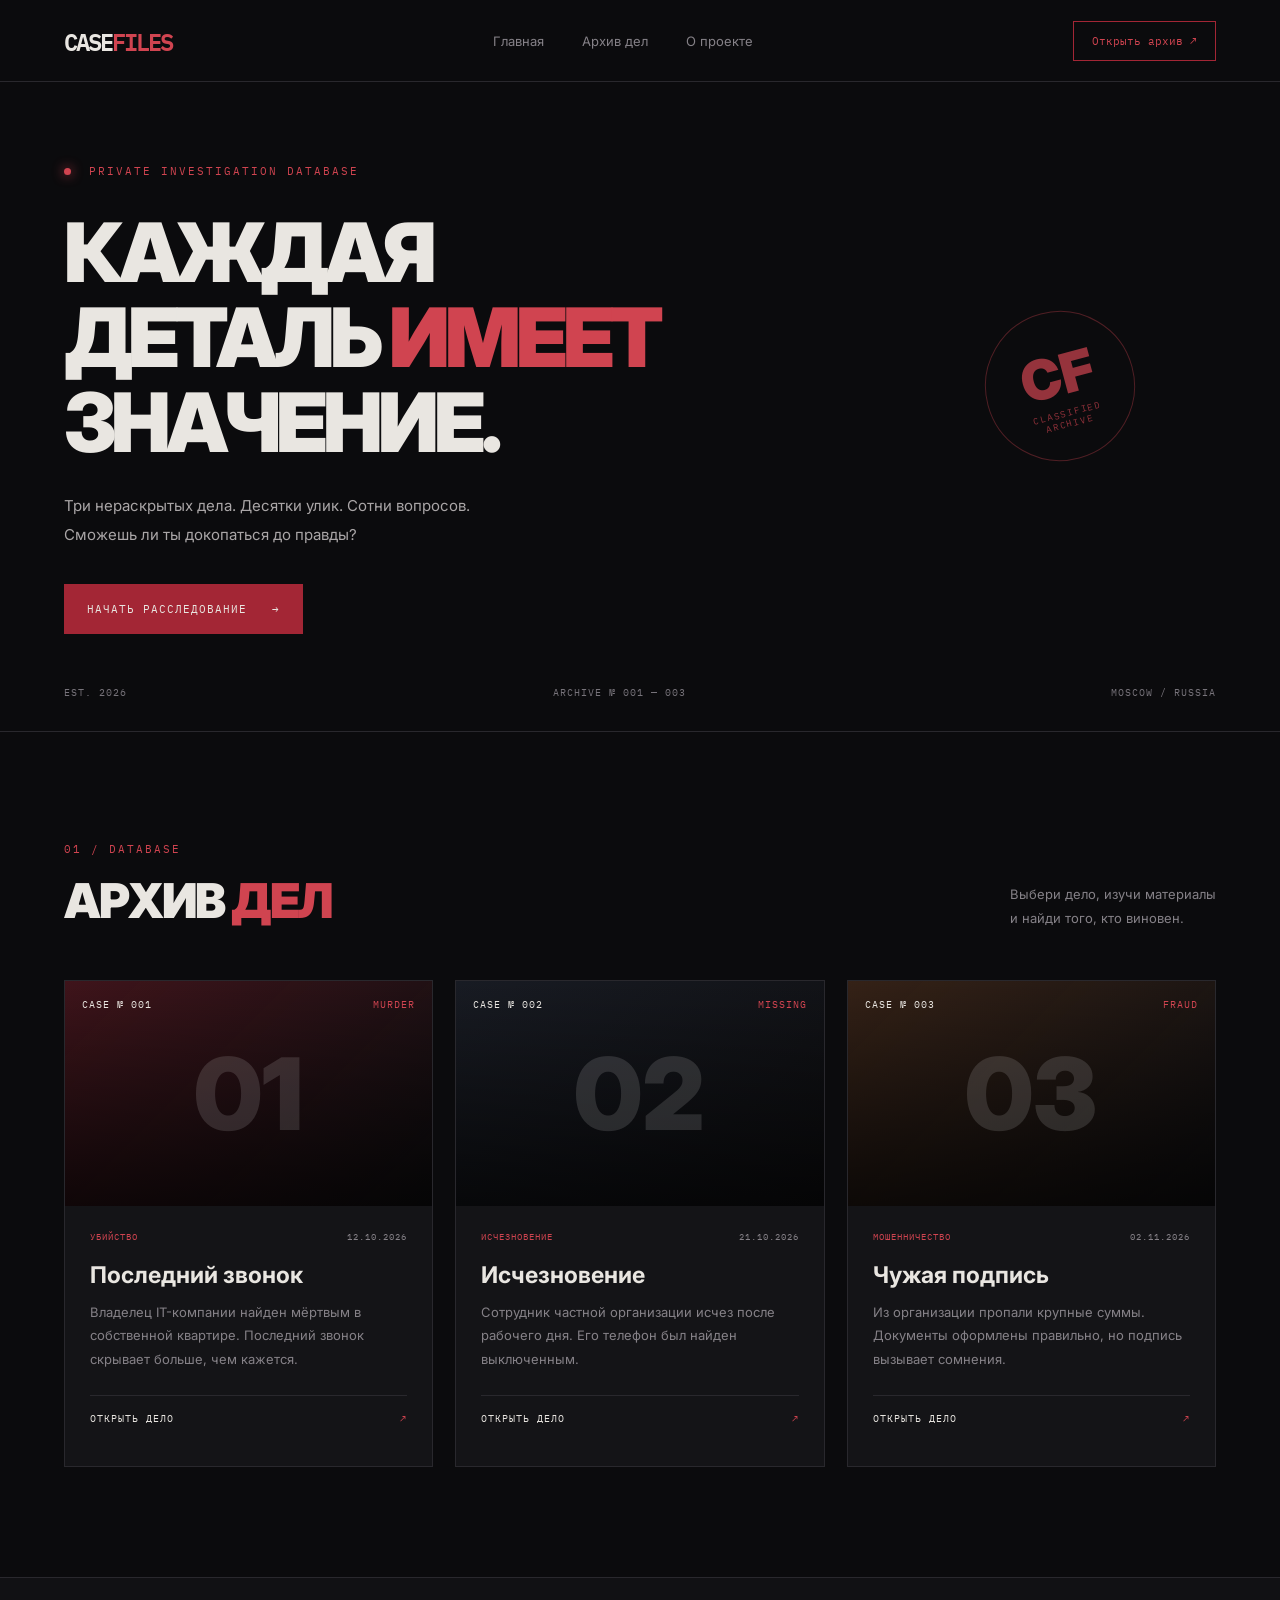
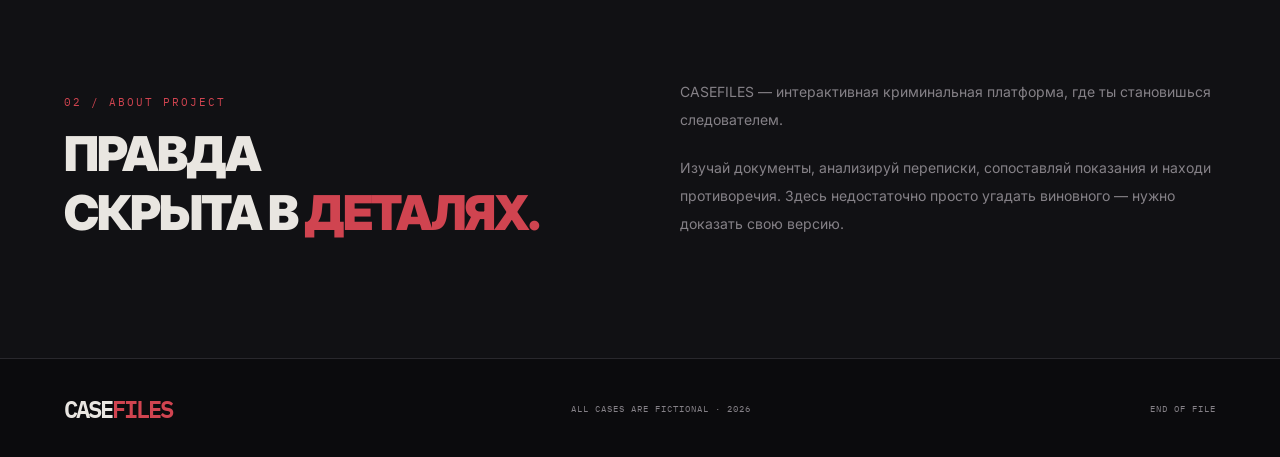
<file: CaseFiles/index.html>
<!DOCTYPE html>
<html lang="ru">
<head>
    <meta charset="UTF-8">
    <meta name="viewport" content="width=device-width, initial-scale=1.0">
    <meta name="description" content="CaseFiles — интерактивная платформа криминальных расследований">
    <title>CASEFILES — Архив расследований</title>

    <link rel="stylesheet" href="./css/style.css">
</head>

<body>

    <header class="header">
        <div class="container header-inner">
            <a href="#" class="logo">CASE<span>FILES</span></a>

            <nav class="navigation">
                <a href="#home">Главная</a>
                <a href="#cases">Архив дел</a>
                <a href="#about">О проекте</a>
            </nav>

            <a href="#cases" class="header-link">Открыть архив ↗</a>
        </div>
    </header>

    <main>

        <section class="hero" id="home">
            <div class="hero-background"></div>

            <div class="container hero-inner">
                <div class="hero-content">
                    <div class="eyebrow">
                        <span class="status-dot"></span>
                        PRIVATE INVESTIGATION DATABASE
                    </div>

                    <h1>
                        КАЖДАЯ<br>
                        ДЕТАЛЬ <span>ИМЕЕТ</span><br>
                        ЗНАЧЕНИЕ.
                    </h1>

                    <p class="hero-description">
                        Три нераскрытых дела. Десятки улик.
                        Сотни вопросов. Сможешь ли ты докопаться
                        до правды?
                    </p>

                    <a href="#cases" class="primary-button">
                        НАЧАТЬ РАССЛЕДОВАНИЕ <span>→</span>
                    </a>
                </div>

                <div class="hero-stamp">
                    <span>CF</span>
                    <small>CLASSIFIED<br>ARCHIVE</small>
                </div>

                <div class="hero-bottom">
                    <span>EST. 2026</span>
                    <span>ARCHIVE № 001 — 003</span>
                    <span>MOSCOW / RUSSIA</span>
                </div>
            </div>
        </section>

        <section class="cases-section" id="cases">
            <div class="container">

                <div class="section-top">
                    <div>
                        <p class="section-label">01 / DATABASE</p>
                        <h2>АРХИВ <span>ДЕЛ</span></h2>
                    </div>

                    <p class="section-note">
                        Выбери дело, изучи материалы<br>
                        и найди того, кто виновен.
                    </p>
                </div>

                <div class="cases-grid">

                    <article class="case-card">
                        <div class="case-visual visual-one">
                            <span class="case-number">CASE № 001</span>
                            <span class="case-tag">MURDER</span>
                            <div class="visual-symbol">01</div>
                        </div>

                        <div class="case-body">
                            <div class="case-meta">
                                <span>УБИЙСТВО</span>
                                <span>12.10.2026</span>
                            </div>

                            <h3>Последний звонок</h3>

                            <p>
                                Владелец IT-компании найден мёртвым
                                в собственной квартире. Последний
                                звонок скрывает больше, чем кажется.
                            </p>

                            <button class="case-button" onclick="openCase(1)">
                                ОТКРЫТЬ ДЕЛО <span>↗</span>
                            </button>
                        </div>
                    </article>

                    <article class="case-card">
                        <div class="case-visual visual-two">
                            <span class="case-number">CASE № 002</span>
                            <span class="case-tag">MISSING</span>
                            <div class="visual-symbol">02</div>
                        </div>

                        <div class="case-body">
                            <div class="case-meta">
                                <span>ИСЧЕЗНОВЕНИЕ</span>
                                <span>21.10.2026</span>
                            </div>

                            <h3>Исчезновение</h3>

                            <p>
                                Сотрудник частной организации
                                исчез после рабочего дня.
                                Его телефон был найден выключенным.
                            </p>

                            <button class="case-button" onclick="openCase(2)">
                                ОТКРЫТЬ ДЕЛО <span>↗</span>
                            </button>
                        </div>
                    </article>

                    <article class="case-card">
                        <div class="case-visual visual-three">
                            <span class="case-number">CASE № 003</span>
                            <span class="case-tag">FRAUD</span>
                            <div class="visual-symbol">03</div>
                        </div>

                        <div class="case-body">
                            <div class="case-meta">
                                <span>МОШЕННИЧЕСТВО</span>
                                <span>02.11.2026</span>
                            </div>

                            <h3>Чужая подпись</h3>

                            <p>
                                Из организации пропали крупные суммы.
                                Документы оформлены правильно,
                                но подпись вызывает сомнения.
                            </p>

                            <button class="case-button" onclick="openCase(3)">
                                ОТКРЫТЬ ДЕЛО <span>↗</span>
                            </button>
                        </div>
                    </article>

                </div>
            </div>
        </section>

        <section class="about-section" id="about">
            <div class="container about-inner">
                <div>
                    <p class="section-label">02 / ABOUT PROJECT</p>
                    <h2>ПРАВДА<br>СКРЫТА В <span>ДЕТАЛЯХ.</span></h2>
                </div>

                <div class="about-text">
                    <p>
                        CASEFILES — интерактивная криминальная
                        платформа, где ты становишься следователем.
                    </p>

                    <p>
                        Изучай документы, анализируй переписки,
                        сопоставляй показания и находи противоречия.
                        Здесь недостаточно просто угадать виновного —
                        нужно доказать свою версию.
                    </p>
                </div>
            </div>
        </section>

    </main>

    <footer class="footer">
        <div class="container footer-inner">
            <a href="#" class="logo">CASE<span>FILES</span></a>
            <p>ALL CASES ARE FICTIONAL · 2026</p>
            <span>END OF FILE</span>
        </div>
    </footer>

    <script src="./js/script.js"></script>

</body>
</html>
</file>
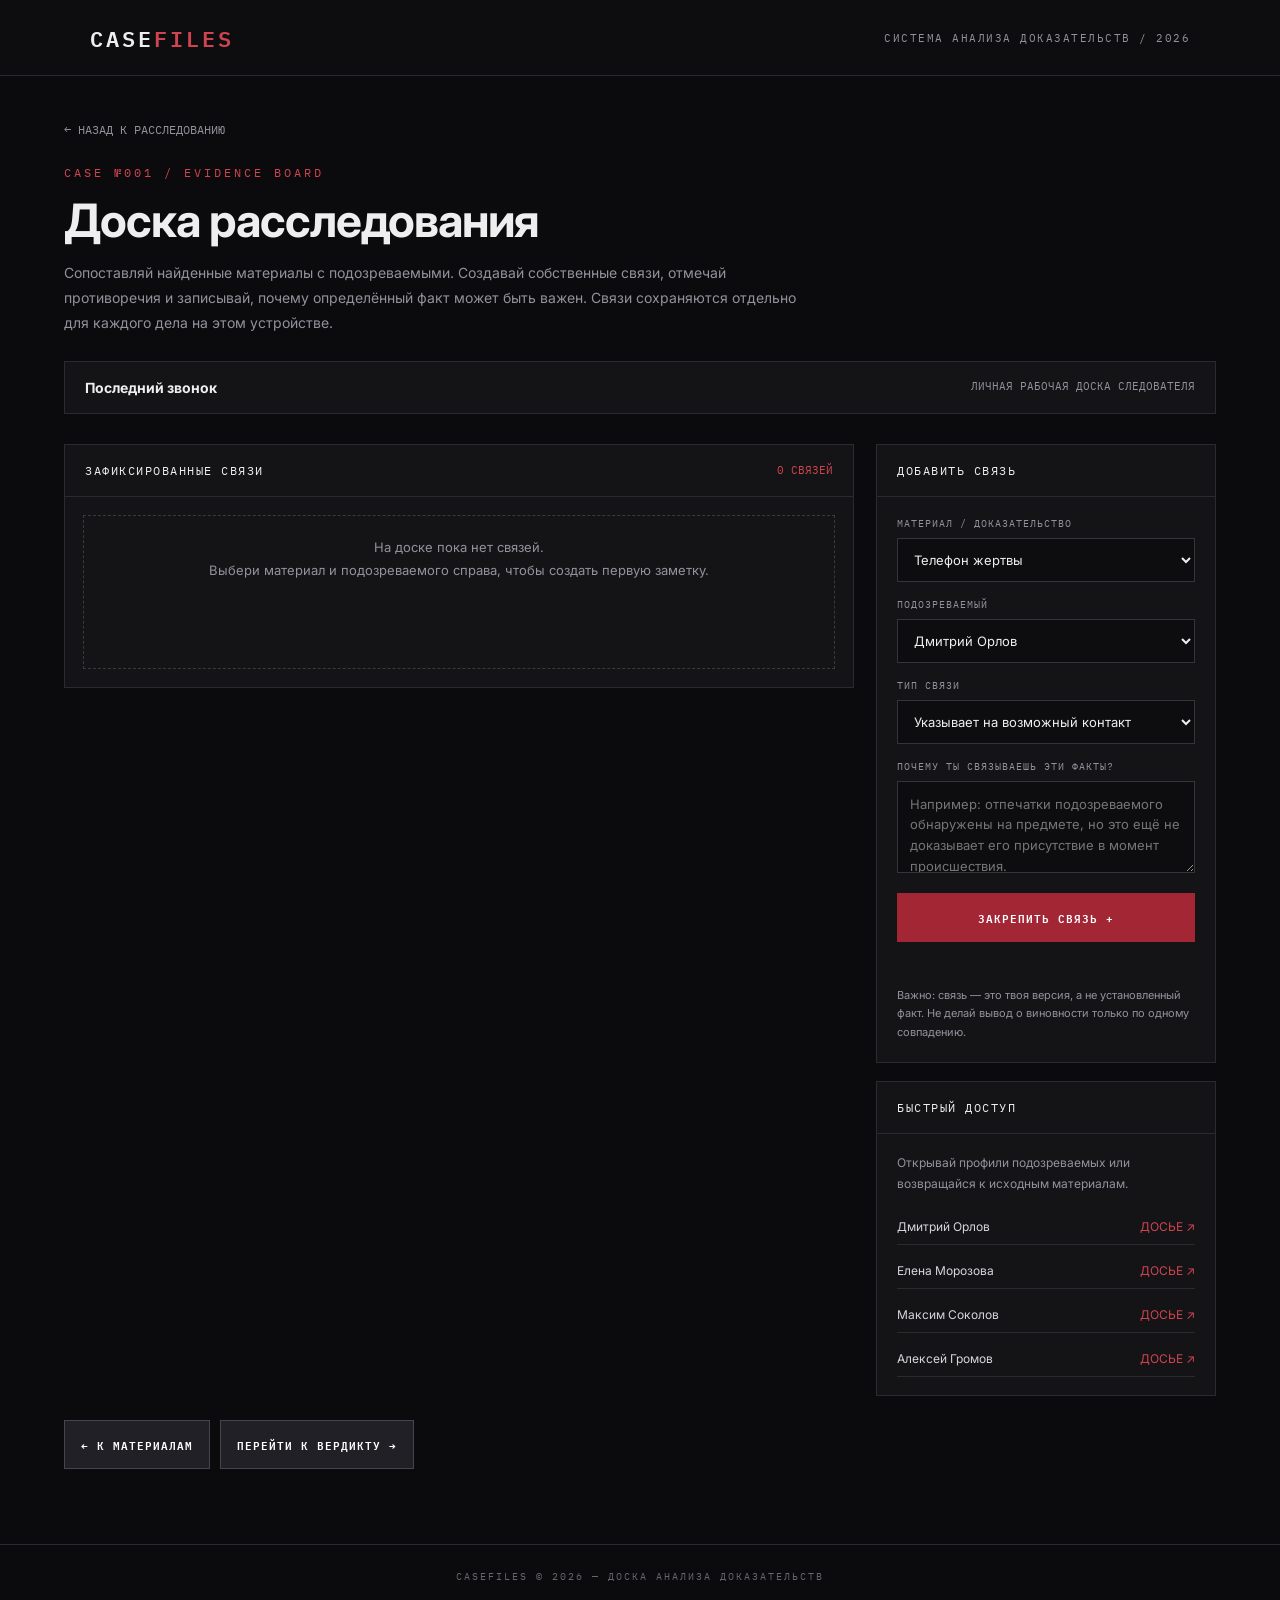
<file: CaseFiles/board.html>
<!DOCTYPE html>
<html lang="ru">
<head>
<meta charset="UTF-8">
<meta name="viewport" content="width=device-width, initial-scale=1.0">
<title>CASEFILES — Доска расследования</title>
<style>
@import url('https://fonts.googleapis.com/css2?family=IBM+Plex+Mono:wght@400;500;600&family=Inter:wght@400;500;600;700;800&display=swap');
:root {
    --bg:#0b0b0d; --surface:#141417; --surface2:#1b1b20; --border:#2a2a30;
    --text:#eeeeef; --muted:#92929b; --red:#a32635; --red-light:#d04450;
    --green:#6eaa83; --gold:#c4a36a;
}
* { box-sizing:border-box; }
body { margin:0; background:var(--bg); color:var(--text); font-family:Inter,sans-serif; min-height:100vh; }
header { height:76px; padding:0 7%; display:flex; align-items:center; justify-content:space-between; border-bottom:1px solid var(--border); background:#0d0d0f; }
.logo { font:600 22px 'IBM Plex Mono',monospace; letter-spacing:3px; color:var(--text); text-decoration:none; }
.logo span { color:var(--red-light); }
.header-label,.mono { color:var(--muted); font:11px 'IBM Plex Mono',monospace; letter-spacing:1.5px; }
.container { width:min(1180px,90%); margin:0 auto; padding:42px 0 75px; }
.back { display:inline-block; margin-bottom:28px; color:var(--muted); text-decoration:none; font:12px 'IBM Plex Mono',monospace; }
.back:hover { color:var(--red-light); }
.eyebrow { color:var(--red-light); font:12px 'IBM Plex Mono',monospace; letter-spacing:3px; margin-bottom:12px; }
h1 { margin:0 0 12px; font-size:clamp(30px,5vw,46px); letter-spacing:-1px; }
.intro { max-width:760px; color:var(--muted); font-size:14px; line-height:1.8; margin:0; }
.case-strip { margin:25px 0 30px; padding:17px 20px; background:var(--surface); border:1px solid var(--border); display:flex; justify-content:space-between; gap:15px; flex-wrap:wrap; }
.case-strip strong { font-size:14px; }
.case-strip span { color:var(--muted); font:11px 'IBM Plex Mono',monospace; }
.workspace { display:grid; grid-template-columns:minmax(0,1fr) 340px; gap:22px; align-items:start; }
.board-panel,.form-panel,.side-panel { background:var(--surface); border:1px solid var(--border); }
.panel-head { padding:18px 20px; border-bottom:1px solid var(--border); display:flex; align-items:center; justify-content:space-between; gap:12px; }
.panel-head h2 { margin:0; font:12px 'IBM Plex Mono',monospace; letter-spacing:1.5px; }
.count { color:var(--red-light); font:11px 'IBM Plex Mono',monospace; }
.connections { padding:18px; display:grid; gap:12px; min-height:190px; }
.empty { color:var(--muted); font-size:13px; line-height:1.8; padding:20px 10px; text-align:center; border:1px dashed #393940; }
.connection { position:relative; padding:18px; background:linear-gradient(135deg,#121215,#0e0e11); border:1px solid #393940; transition:.2s; }
.connection::before { content:""; position:absolute; left:-1px; top:18px; bottom:18px; width:2px; background:var(--red); opacity:.85; }
.connection:hover { border-color:#5a3940; box-shadow:0 8px 24px rgba(0,0,0,.22); }
.connection-top { display:flex; justify-content:space-between; align-items:center; gap:10px; margin-bottom:12px; }
.connection-tag { color:var(--gold); font:10px 'IBM Plex Mono',monospace; letter-spacing:1px; }
.delete { border:0; background:transparent; color:#777780; cursor:pointer; font-size:18px; }
.delete:hover { color:var(--red-light); }
.connection-flow { display:grid; grid-template-columns:minmax(0,1fr) minmax(90px,.42fr) minmax(0,1fr); align-items:center; gap:12px; }
.node { position:relative; z-index:1; min-width:0; min-height:76px; display:flex; flex-direction:column; justify-content:center; padding:13px 14px; background:linear-gradient(145deg,#202027,#151519); border:1px solid #41414a; box-shadow:0 5px 18px rgba(0,0,0,.2); }
.node:first-child { border-left:3px solid #777780; }
.node:last-child { border-right:3px solid var(--red-light); }
.node small { display:block; color:var(--muted); font:9px 'IBM Plex Mono',monospace; margin-bottom:7px; letter-spacing:1px; }
.node strong { display:block; font-size:12px; line-height:1.5; overflow-wrap:anywhere; }
.arrow { position:relative; min-width:90px; height:54px; display:flex; align-items:center; justify-content:center; color:var(--red-light); font:9px 'IBM Plex Mono',monospace; text-align:center; }
.arrow::before { content:""; position:absolute; left:-12px; right:-12px; top:50%; height:2px; transform:translateY(-50%); background:linear-gradient(90deg,#777780,var(--red-light)); box-shadow:0 0 10px rgba(208,68,80,.35); }
.arrow::after { content:""; position:absolute; right:-12px; top:50%; width:8px; height:8px; border-top:2px solid var(--red-light); border-right:2px solid var(--red-light); transform:translateY(-50%) rotate(45deg); }
.arrow span { position:relative; z-index:1; max-width:100%; padding:7px 8px; background:#101013; border:1px solid #493038; color:#e5a0a6; line-height:1.4; overflow-wrap:anywhere; }
.connection-note { color:#b9b9c1; font-size:12px; line-height:1.7; margin:12px 0 0; padding-left:12px; border-left:2px solid #49414a; }
.sidebar { display:grid; gap:18px; }
.form-body { padding:20px; }
label { display:block; margin:0 0 8px; color:var(--muted); font:10px 'IBM Plex Mono',monospace; letter-spacing:1px; }
select,textarea { width:100%; padding:12px; color:var(--text); background:#0d0d10; border:1px solid #34343b; outline:none; font:13px Inter,sans-serif; border-radius:0; }
select:focus,textarea:focus { border-color:var(--red); }
.field { margin-bottom:16px; }
textarea { min-height:92px; resize:vertical; line-height:1.6; }
.add-button,.secondary-button { width:100%; padding:14px 16px; border:1px solid var(--red); background:var(--red); color:white; cursor:pointer; font:600 11px 'IBM Plex Mono',monospace; letter-spacing:1px; transition:.2s; }
.add-button:hover { background:var(--red-light); }
.hint { color:var(--muted); font-size:11px; line-height:1.7; margin:14px 0 0; }
.side-body { padding:18px 20px; }
.side-body p { margin:0; color:var(--muted); font-size:12px; line-height:1.8; }
.quick-list { display:grid; gap:8px; margin-top:14px; }
.quick-link { display:flex; justify-content:space-between; gap:10px; padding:10px 0; border-bottom:1px solid var(--border); color:#d6d6dc; text-decoration:none; font-size:12px; }
.quick-link span:last-child { color:var(--red-light); }
.footer-actions { display:flex; gap:10px; flex-wrap:wrap; margin-top:24px; }
.secondary-button { width:auto; background:#202026; border-color:#45454d; text-decoration:none; display:inline-flex; align-items:center; justify-content:center; }
.secondary-button:hover { border-color:var(--red-light); }
.toast { min-height:18px; margin-top:12px; color:var(--green); font:10px 'IBM Plex Mono',monospace; }
footer { padding:25px 7%; border-top:1px solid var(--border); color:#66666e; font:10px 'IBM Plex Mono',monospace; letter-spacing:2px; text-align:center; }
@media(max-width:850px) { .workspace { grid-template-columns:1fr; } .sidebar { grid-template-columns:1fr 1fr; } }
@media(max-width:600px) {
    header { padding:0 5%; }
    .header-label { display:none; }
    .sidebar { grid-template-columns:1fr; }
    .connection-flow { grid-template-columns:1fr; gap:7px; }
    .arrow { width:100%; min-height:36px; height:36px; transform:none; justify-self:stretch; }
    .arrow::before { left:50%; right:auto; top:-7px; width:2px; height:50px; transform:none; background:linear-gradient(180deg,#777780,var(--red-light)); }
    .arrow::after { right:auto; left:calc(50% - 3px); top:auto; bottom:-7px; transform:rotate(135deg); }
    .arrow span { padding:5px 9px; }
    .node { min-height:65px; }
    .container { padding-top:30px; }
}
</style>
</head>
<body>
<header>
    <a href="index.html" class="logo">CASE<span>FILES</span></a>
    <div class="header-label">СИСТЕМА АНАЛИЗА ДОКАЗАТЕЛЬСТВ / 2026</div>
</header>
<main class="container">
    <a class="back" id="backLink" href="#">← НАЗАД К РАССЛЕДОВАНИЮ</a>
    <div class="eyebrow" id="caseNumber">CASE №001 / EVIDENCE BOARD</div>
    <h1>Доска расследования</h1>
    <p class="intro">Сопоставляй найденные материалы с подозреваемыми. Создавай собственные связи, отмечай противоречия и записывай, почему определённый факт может быть важен. Связи сохраняются отдельно для каждого дела на этом устройстве.</p>
    <div class="case-strip">
        <strong id="caseTitle">Загрузка дела...</strong>
        <span>ЛИЧНАЯ РАБОЧАЯ ДОСКА СЛЕДОВАТЕЛЯ</span>
    </div>
    <div class="workspace">
        <section class="board-panel">
            <div class="panel-head">
                <h2>ЗАФИКСИРОВАННЫЕ СВЯЗИ</h2>
                <span class="count" id="connectionCount">0 СВЯЗЕЙ</span>
            </div>
            <div class="connections" id="connections"></div>
        </section>
        <aside class="sidebar">
            <section class="form-panel">
                <div class="panel-head"><h2>ДОБАВИТЬ СВЯЗЬ</h2></div>
                <div class="form-body">
                    <form id="connectionForm">
                        <div class="field">
                            <label for="materialSelect">МАТЕРИАЛ / ДОКАЗАТЕЛЬСТВО</label>
                            <select id="materialSelect" required></select>
                        </div>
                        <div class="field">
                            <label for="suspectSelect">ПОДОЗРЕВАЕМЫЙ</label>
                            <select id="suspectSelect" required></select>
                        </div>
                        <div class="field">
                            <label for="relationSelect">ТИП СВЯЗИ</label>
                            <select id="relationSelect" required>
                                <option value="Указывает на возможный контакт">Указывает на возможный контакт</option>
                                <option value="Противоречит показаниям">Противоречит показаниям</option>
                                <option value="Возможный мотив">Возможный мотив</option>
                                <option value="Цифровой след">Цифровой след</option>
                                <option value="Требует дополнительной проверки">Требует дополнительной проверки</option>
                                <option value="Может подтвердить алиби">Может подтвердить алиби</option>
                            </select>
                        </div>
                        <div class="field">
                            <label for="connectionNote">ПОЧЕМУ ТЫ СВЯЗЫВАЕШЬ ЭТИ ФАКТЫ?</label>
                            <textarea id="connectionNote" placeholder="Например: отпечатки подозреваемого обнаружены на предмете, но это ещё не доказывает его присутствие в момент происшествия."></textarea>
                        </div>
                        <button class="add-button" type="submit">ЗАКРЕПИТЬ СВЯЗЬ +</button>
                        <div class="toast" id="saveStatus" aria-live="polite"></div>
                    </form>
                    <p class="hint">Важно: связь — это твоя версия, а не установленный факт. Не делай вывод о виновности только по одному совпадению.</p>
                </div>
            </section>
            <section class="side-panel">
                <div class="panel-head"><h2>БЫСТРЫЙ ДОСТУП</h2></div>
                <div class="side-body">
                    <p>Открывай профили подозреваемых или возвращайся к исходным материалам.</p>
                    <div class="quick-list" id="suspectLinks"></div>
                </div>
            </section>
        </aside>
    </div>
    <div class="footer-actions">
        <a class="secondary-button" id="backMaterials" href="#">← К МАТЕРИАЛАМ</a>
        <a class="secondary-button" id="backVerdict" href="#">ПЕРЕЙТИ К ВЕРДИКТУ →</a>
    </div>
</main>
<footer>CASEFILES © 2026 — ДОСКА АНАЛИЗА ДОКАЗАТЕЛЬСТВ</footer>
<script>
const allCases = {

1: {
    number: "CASE №001",
    title: "Последний звонок",
    description: "Владелец IT-компании Андрей Волков найден мёртвым в собственной квартире. Следствие рассматривает четыре версии. Изучите цифровые следы, документы и показания подозреваемых, чтобы восстановить события последнего вечера.",

    evidence: [
        {
            title: "Телефон жертвы",
            description: "Последняя активность устройства Андрея Волкова.",
            body: "Телефон Андрея найден на кухонном столе. Последнее исходящее сообщение отправлено в 22:41.\n\nТекст сообщения: «Нам нужно поговорить. Я всё узнал».\n\nПолучатель не сохранён в контактах. Сообщение было прочитано в 22:46, но ответа не последовало.\n\nВ 23:08 устройство перестало выходить в сеть.",
            meta: "ОБЪЕКТ: МОБИЛЬНЫЙ ТЕЛЕФОН / ВРЕМЯ: 22:41"
        },
        {
            title: "Следы на ноутбуке",
            description: "Последние действия на рабочем компьютере.",
            body: "На ноутбуке Волкова обнаружена открытая переписка с корпоративного аккаунта.\n\nЗа час до смерти кто-то пытался удалить несколько сообщений. История входов показывает подключение к системе в 22:17.\n\nУстройство было разблокировано с использованием учётной записи администратора.\n\nВ журнале также обнаружено подключение внешнего накопителя.",
            meta: "ОБЪЕКТ: НОУТБУК / ЦИФРОВАЯ ЭКСПЕРТИЗА"
        },
        {
            title: "Камера подъезда",
            description: "Запись видеонаблюдения за вечер происшествия.",
            body: "Камера подъезда зафиксировала четырёх посетителей в день происшествия.\n\n18:32 — Дмитрий Орлов покинул здание.\n19:14 — Елена Морозова вошла в подъезд.\n20:03 — неизвестный человек в капюшоне поднялся на этаж Волкова.\n21:26 — Максим Соколов вышел из здания.\n\nЛицо неизвестного посетителя не удалось распознать.",
            meta: "ОБЪЕКТ: ВИДЕОЗАПИСЬ / КАМЕРА №04"
        },
        {
            title: "Отпечатки на стакане",
            description: "Результаты криминалистической экспертизы.",
            body: "На стакане, найденном рядом с рабочим столом, обнаружены два набора отпечатков.\n\nПервый принадлежит Андрею Волкову.\n\nВторой частично совпадает с отпечатками Дмитрия Орлова. Эксперт отмечает, что стакан мог использоваться несколькими людьми в разное время.\n\nНа поверхности также обнаружены следы чистящего средства.",
            meta: "ОБЪЕКТ: СТАКАН / ЭКСПЕРТНОЕ ЗАКЛЮЧЕНИЕ"
        }
    ],

    documents: [
        {
            title: "Отчёт о вскрытии",
            description: "Предварительное заключение судебно-медицинской экспертизы.",
            body: "Пострадавший: Андрей Волков.\n\nПредполагаемое время смерти: с 22:00 до 23:30.\n\nНа теле обнаружены признаки насильственной смерти. Следов взлома на входной двери квартиры не выявлено.\n\nВремя смерти не позволяет однозначно определить, кто из посетителей находился в квартире последним.\n\nОкончательное заключение требует дополнительных исследований.",
            meta: "ДОКУМЕНТ: МЕДИЦИНСКОЕ ЗАКЛЮЧЕНИЕ"
        },
        {
            title: "Корпоративный контракт",
            description: "Документ о распределении долей в IT-компании.",
            body: "Согласно договору, Андрей Волков владел 60% компании, Дмитрий Орлов — 40%.\n\nЗа неделю до происшествия Волков инициировал пересмотр условий партнёрства.\n\nВ приложении к договору обнаружены исправления, сделанные от руки. Подпись на одной из страниц вызывает сомнения у эксперта.\n\nВозможный мотив: финансовый конфликт между партнёрами.",
            meta: "ДОКУМЕНТ: ДОГОВОР №IT-204"
        },
        {
            title: "Журнал системного доступа",
            description: "Список входов сотрудников в корпоративную сеть.",
            body: "В журнале зафиксированы следующие события:\n\n21:52 — вход под учётной записью администратора.\n22:17 — удалённое подключение к серверу.\n22:23 — изменение прав доступа к архиву.\n22:39 — попытка удаления журнала событий.\n\nУчётная запись принадлежит системному администратору Максиму Соколову.\n\nСамо по себе использование учётной записи не доказывает, что вход выполнял её владелец.",
            meta: "ДОКУМЕНТ: СИСТЕМНЫЙ ЖУРНАЛ"
        },
        {
            title: "Переписка с Еленой",
            description: "Сообщения между Волковым и его бывшей девушкой.",
            body: "Из переписки следует, что отношения Андрея и Елены закончились конфликтом.\n\nПоследнее сообщение от Елены: «Ты не можешь просто так вычеркнуть меня из своей жизни».\n\nАндрей ответил: «Я больше не хочу возвращаться к этому».\n\nВ день происшествия Елена звонила ему трижды. Два звонка остались без ответа.",
            meta: "ДОКУМЕНТ: ВЫГРУЗКА ПЕРЕПИСКИ"
        }
    ],

    interrogations: [
        {
            title: "Допрос: Дмитрий Орлов",
            description: "Бизнес-партнёр погибшего.",
            body: "СЛЕДОВАТЕЛЬ: Когда вы последний раз видели Андрея?\n\nОРЛОВ: В тот день, около шести вечера. Мы обсуждали дела компании.\n\nСЛЕДОВАТЕЛЬ: О чём был спор?\n\nОРЛОВ: О деньгах. Андрей хотел изменить условия нашего соглашения. Но это обычные рабочие разногласия.\n\nСЛЕДОВАТЕЛЬ: Вы возвращались в квартиру вечером?\n\nОРЛОВ: Нет. После встречи я сразу поехал домой.\n\nСЛЕДОВАТЕЛЬ: Почему ваши отпечатки нашли на стакане?\n\nОРЛОВ: Я бывал у Андрея много раз. Не вижу в этом ничего странного.\n\nПРИМЕЧАНИЕ: Орлов подтверждает финансовый конфликт, но отрицает возвращение в квартиру.",
            meta: "ПОДОЗРЕВАЕМЫЙ: ДМИТРИЙ ОРЛОВ"
        },
        {
            title: "Допрос: Елена Морозова",
            description: "Бывшая девушка погибшего.",
            body: "СЛЕДОВАТЕЛЬ: Зачем вы приходили к Андрею?\n\nМОРОЗОВА: Хотела забрать свои вещи. Он давно обещал их вернуть.\n\nСЛЕДОВАТЕЛЬ: Вы ссорились?\n\nМОРОЗОВА: Да. Он сказал, что у него появилась другая жизнь и мне не стоит вмешиваться.\n\nСЛЕДОВАТЕЛЬ: Вы были в квартире после девяти вечера?\n\nМОРОЗОВА: Нет. Я ушла примерно в восемь.\n\nСЛЕДОВАТЕЛЬ: Почему продолжали ему звонить?\n\nМОРОЗОВА: Я забыла спросить про одну вещь. Он не отвечал.\n\nПРИМЕЧАНИЕ: Время ухода требует проверки по дополнительным записям.",
            meta: "ПОДОЗРЕВАЕМАЯ: ЕЛЕНА МОРОЗОВА"
        },
        {
            title: "Допрос: Максим Соколов",
            description: "Системный администратор компании.",
            body: "СЛЕДОВАТЕЛЬ: Почему ваша учётная запись использовалась ночью?\n\nСОКОЛОВ: Я иногда подключаюсь к серверу удалённо. Это часть моей работы.\n\nСЛЕДОВАТЕЛЬ: Вы удаляли сообщения Волкова?\n\nСОКОЛОВ: Нет. Я не имею отношения к его личной переписке.\n\nСЛЕДОВАТЕЛЬ: Вы были в его квартире?\n\nСОКОЛОВ: Да, раньше. Но в тот вечер я ушёл с работы и домой не заходил.\n\nСЛЕДОВАТЕЛЬ: Кто ещё мог использовать вашу учётную запись?\n\nСОКОЛОВ: Пароль был доступен нескольким сотрудникам для экстренного доступа.\n\nПРИМЕЧАНИЕ: Необходимо установить, с какого устройства выполнялись подключения.",
            meta: "ПОДОЗРЕВАЕМЫЙ: МАКСИМ СОКОЛОВ"
        },
        {
            title: "Допрос: Алексей Громов",
            description: "Сосед погибшего.",
            body: "СЛЕДОВАТЕЛЬ: Вы слышали что-нибудь подозрительное?\n\nГРОМОВ: Около десяти вечера слышал громкий разговор. Мужской голос, потом что-то упало.\n\nСЛЕДОВАТЕЛЬ: Вы видели, кто находился в квартире?\n\nГРОМОВ: Нет. Дверь была закрыта.\n\nСЛЕДОВАТЕЛЬ: Вы знали Волкова лично?\n\nГРОМОВ: Только здоровались в подъезде.\n\nСЛЕДОВАТЕЛЬ: Почему не сообщили о шуме раньше?\n\nГРОМОВ: Сначала подумал, что обычная ссора.\n\nПРИМЕЧАНИЕ: Показания соседа могут помочь уточнить время происшествия.",
            meta: "ПОДОЗРЕВАЕМЫЙ: АЛЕКСЕЙ ГРОМОВ"
        }
    ]
},

2: {
    number: "CASE №002",
    title: "Исчезновение",
    description: "Сотрудник частной организации Иван Крылов исчез после окончания рабочего дня. Его автомобиль найден неподалёку от офиса, телефон отключён. Следствие изучает маршрут, записи камер и отношения пропавшего с близкими.",

    evidence: [
        {
            title: "Оставленный автомобиль",
            description: "Машина Ивана обнаружена возле старого склада.",
            body: "Автомобиль Ивана Крылова обнаружен в 06:40 утра на парковке возле заброшенного склада.\n\nДвери были закрыты, следов взлома нет. Ключи находились в салоне.\n\nНа пассажирском сиденье обнаружен конверт без адресата. Внутри — пустой лист бумаги.\n\nСледов борьбы внутри автомобиля не обнаружено.",
            meta: "ОБЪЕКТ: АВТОМОБИЛЬ / МЕСТО: СТАРЫЙ СКЛАД"
        },
        {
            title: "Последний сигнал телефона",
            description: "Данные о последнем подключении мобильного устройства.",
            body: "Телефон Ивана последний раз подключался к базовой станции в 21:18.\n\nСигнал зафиксирован в районе старого промышленного квартала.\n\nВ 21:23 устройство перестало отвечать на запросы сети.\n\nЗа двадцать минут до этого телефон находился возле офисного здания.",
            meta: "ОБЪЕКТ: МОБИЛЬНОЕ УСТРОЙСТВО / 21:18"
        },
        {
            title: "Камера у офиса",
            description: "Запись с наружной камеры наблюдения.",
            body: "Запись показывает, что Иван покинул здание в 19:06.\n\nЧерез две минуты к нему подошёл человек в тёмной куртке. Они разговаривали около трёх минут.\n\nПосле разговора Иван направился в сторону парковки.\n\nЛицо второго человека частично скрыто капюшоном.",
            meta: "ОБЪЕКТ: ВИДЕОЗАПИСЬ / КАМЕРА №02"
        },
        {
            title: "Блокнот Ивана",
            description: "Личные записи, найденные в рабочем столе.",
            body: "На последней странице блокнота обнаружена запись:\n\n«Они думают, что я ничего не знаю. Нужно поговорить с О. до пятницы».\n\nНиже записаны три номера телефонов. Один из них принадлежит руководителю организации Олегу Миронову.\n\nОстальные номера пока не установлены.",
            meta: "ОБЪЕКТ: ЛИЧНЫЙ БЛОКНОТ / ПОСЛЕДНЯЯ СТРАНИЦА"
        }
    ],

    documents: [
        {
            title: "Табель рабочего времени",
            description: "Официальные сведения о последнем рабочем дне.",
            body: "Согласно табелю, Иван Крылов завершил работу в 18:00.\n\nОднако пропускная система зафиксировала его выход из здания в 19:06.\n\nВ период с 18:00 до 19:00 его пропуск использовался для входа в архивное помещение.\n\nКто именно воспользовался пропуском, установить пока не удалось.",
            meta: "ДОКУМЕНТ: ТАБЕЛЬ №118"
        },
        {
            title: "Отчёт о финансовых операциях",
            description: "Подозрительные переводы внутри организации.",
            body: "За последний месяц со счёта организации было выполнено несколько переводов на неизвестные счета.\n\nОбщая сумма операций превышает внутренний лимит согласования.\n\nИван Крылов имел доступ к отчётам и мог обнаружить несоответствия.\n\nВ документе отсутствует подпись ответственного сотрудника.",
            meta: "ДОКУМЕНТ: ФИНАНСОВЫЙ ОТЧЁТ"
        },
        {
            title: "Переписка с руководителем",
            description: "Сообщения между Иваном и Олегом Мироновым.",
            body: "ИВАН: Нам нужно обсудить переводы. Я нашёл расхождения.\n\nОЛЕГ: Не стоит делать поспешных выводов.\n\nИВАН: Я уже проверил документы. Объяснение не сходится.\n\nОЛЕГ: Приходи завтра, поговорим лично.\n\nПоследнее сообщение было отправлено в 18:52. Ответа на него нет.",
            meta: "ДОКУМЕНТ: КОРПОРАТИВНАЯ ПЕРЕПИСКА"
        },
        {
            title: "Список посещений здания",
            description: "Информация о посетителях в день исчезновения.",
            body: "В день исчезновения в здании зарегистрированы следующие посетители:\n\n17:40 — Антон Беляев.\n18:12 — Павел Денисов.\n18:47 — неизвестный посетитель.\n19:03 — Олег Миронов.\n\nЗапись о посещении Марии Крыловой отсутствует.\n\nДанные требуют сопоставления с видеозаписями.",
            meta: "ДОКУМЕНТ: ЖУРНАЛ ПОСЕТИТЕЛЕЙ"
        }
    ],

    interrogations: [
        {
            title: "Допрос: Антон Беляев",
            description: "Коллега пропавшего.",
            body: "СЛЕДОВАТЕЛЬ: Когда вы последний раз видели Ивана?\n\nБЕЛЯЕВ: В офисе, примерно в половине шестого.\n\nСЛЕДОВАТЕЛЬ: Вы ссорились?\n\nБЕЛЯЕВ: Нет. Он был напряжённым, но мы нормально общались.\n\nСЛЕДОВАТЕЛЬ: Почему вы приходили к нему в тот день?\n\nБЕЛЯЕВ: Хотел обсудить рабочую задачу.\n\nСЛЕДОВАТЕЛЬ: Вы знали о финансовых отчётах?\n\nБЕЛЯЕВ: Только то, что Иван занимался проверкой документов.\n\nПРИМЕЧАНИЕ: Беляев подтверждает встречу, но не объясняет, о чём именно говорил с Иваном.",
            meta: "ПОДОЗРЕВАЕМЫЙ: АНТОН БЕЛЯЕВ"
        },
        {
            title: "Допрос: Олег Миронов",
            description: "Руководитель организации.",
            body: "СЛЕДОВАТЕЛЬ: Когда вы последний раз разговаривали с Иваном?\n\nМИРОНОВ: В день его исчезновения. Он хотел обсудить отчёты.\n\nСЛЕДОВАТЕЛЬ: Какие именно отчёты?\n\nМИРОНОВ: Обычные финансовые документы.\n\nСЛЕДОВАТЕЛЬ: Вы встречались с ним после работы?\n\nМИРОНОВ: Нет. Я задержался в офисе, но Ивана уже не было.\n\nСЛЕДОВАТЕЛЬ: Почему он написал, что хочет поговорить с вами до пятницы?\n\nМИРОНОВ: Не знаю, возможно, речь шла о работе.\n\nПРИМЕЧАНИЕ: Руководитель подтверждает конфликт вокруг документов, но отрицает личную встречу.",
            meta: "ПОДОЗРЕВАЕМЫЙ: ОЛЕГ МИРОНОВ"
        },
        {
            title: "Допрос: Павел Денисов",
            description: "Друг детства Ивана.",
            body: "СЛЕДОВАТЕЛЬ: Зачем вы приходили в офис?\n\nДЕНИСОВ: Иван попросил меня заехать. Сказал, что ему нужна помощь.\n\nСЛЕДОВАТЕЛЬ: О чём он хотел поговорить?\n\nДЕНИСОВ: О какой-то проблеме на работе. Подробностей не рассказал.\n\nСЛЕДОВАТЕЛЬ: Вы видели его после семи вечера?\n\nДЕНИСОВ: Нет. Я ушёл раньше.\n\nСЛЕДОВАТЕЛЬ: Он выглядел испуганным?\n\nДЕНИСОВ: Скорее обеспокоенным. Постоянно смотрел на телефон.\n\nПРИМЕЧАНИЕ: Денисов может знать о причинах беспокойства Ивана.",
            meta: "ПОДОЗРЕВАЕМЫЙ: ПАВЕЛ ДЕНИСОВ"
        },
        {
            title: "Допрос: Мария Крылова",
            description: "Сестра пропавшего.",
            body: "СЛЕДОВАТЕЛЬ: Когда вы последний раз общались с братом?\n\nМАРИЯ: В тот день утром. Он сказал, что вечером задержится.\n\nСЛЕДОВАТЕЛЬ: Он рассказывал о проблемах?\n\nМАРИЯ: Да, говорил, что обнаружил что-то странное в документах.\n\nСЛЕДОВАТЕЛЬ: Он называл имена?\n\nМАРИЯ: Нет. Сказал, что пока не может никому доверять.\n\nСЛЕДОВАТЕЛЬ: Почему вы не сообщили об этом раньше?\n\nМАРИЯ: Я не думала, что всё настолько серьёзно.\n\nПРИМЕЧАНИЕ: Мария подтверждает, что Иван опасался последствий своей проверки.",
            meta: "ПОДОЗРЕВАЕМАЯ: МАРИЯ КРЫЛОВА"
        }
    ]
},

3: {
    number: "CASE №003",
    title: "Чужая подпись",
    description: "Из организации пропала крупная сумма денег. Финансовые документы подтверждают проведение операций, однако сотрудник, чья подпись стоит на разрешениях, отрицает своё участие. Следствие должно установить, кто подделал документы и куда ушли средства.",

    evidence: [
        {
            title: "Подпись на платёжном поручении",
            description: "Спорная подпись в финансовом документе.",
            body: "На платёжном поручении №784 обнаружена подпись сотрудника бухгалтерии Ольги Смирновой.\n\nОльга утверждает, что не подписывала документ.\n\nПочерковедческая экспертиза выявила отличия в наклоне букв и характере завершающего штриха.\n\nПредположительно, подпись могла быть скопирована с другого документа.",
            meta: "ОБЪЕКТ: ПЛАТЁЖНОЕ ПОРУЧЕНИЕ №784"
        },
        {
            title: "Флеш-накопитель",
            description: "Носитель данных, найденный в кабинете.",
            body: "В ящике рабочего стола обнаружен USB-накопитель.\n\nНа нём находятся сканы договоров, несколько таблиц и изображения подписей сотрудников.\n\nПоследний файл был создан за два дня до проведения спорной операции.\n\nИмя пользователя, сохранившего файл, совпадает с учётной записью секретаря Анастасии Волковой.",
            meta: "ОБЪЕКТ: USB-НАКОПИТЕЛЬ / ЦИФРОВАЯ ЭКСПЕРТИЗА"
        },
        {
            title: "Запись с камеры коридора",
            description: "Перемещения сотрудников в день операции.",
            body: "Камера коридора зафиксировала посещение финансового отдела.\n\n09:15 — Ольга Смирнова вошла в кабинет.\n10:02 — Игорь Васильев покинул помещение.\n10:28 — Анастасия Волкова вошла в кабинет.\n11:04 — Сергей Павлов вышел из здания.\n\nЗапись из самого кабинета отсутствует.",
            meta: "ОБЪЕКТ: ВИДЕОЗАПИСЬ / КАМЕРА №07"
        },
        {
            title: "Черновик договора",
            description: "Неутверждённая версия документа с исправлениями.",
            body: "В архиве найден черновик договора с подрядчиком.\n\nВ документе указаны реквизиты, отличающиеся от реквизитов в официальной версии.\n\nИзменения были внесены за день до перевода средств.\n\nВ свойствах файла указано, что последним редактором был пользователь с именем «admin-office».\n\nЛичность пользователя ещё предстоит установить.",
            meta: "ОБЪЕКТ: ЭЛЕКТРОННЫЙ ДОКУМЕНТ / ЧЕРНОВИК"
        }
    ],

    documents: [
        {
            title: "Банковская выписка",
            description: "Движение денежных средств организации.",
            body: "В течение трёх дней со счёта организации были выполнены четыре перевода.\n\nПолучатель — компания, ранее не сотрудничавшая с организацией.\n\nОбщая сумма переводов превышает установленный лимит.\n\nВсе операции были проведены на основании платёжных поручений с подписью Ольги Смирновой.\n\nБанк подтвердил исполнение операций.",
            meta: "ДОКУМЕНТ: БАНКОВСКАЯ ВЫПИСКА"
        },
        {
            title: "Договор с подрядчиком",
            description: "Официальное соглашение о выполнении работ.",
            body: "Договор заключён между организацией и компанией «ТехноСервис».\n\nПредмет соглашения — обслуживание серверного оборудования.\n\nСтоимость услуг значительно превышает среднюю рыночную цену.\n\nВ приложении отсутствует подробная смета работ.\n\nПодпись подрядчика визуально отличается от подписи в предыдущих договорах.",
            meta: "ДОКУМЕНТ: ДОГОВОР №TS-091"
        },
        {
            title: "Внутренний аудит",
            description: "Отчёт о проверке финансовых операций.",
            body: "В ходе внутренней проверки обнаружены нарушения процедуры согласования платежей.\n\nНесколько операций проведены без подтверждения второго ответственного лица.\n\nДоступ к платёжной системе имели финансовый директор Игорь Васильев и бухгалтер Ольга Смирнова.\n\nЖурнал изменений за соответствующий период частично отсутствует.",
            meta: "ДОКУМЕНТ: ОТЧЁТ ВНУТРЕННЕГО АУДИТА"
        },
        {
            title: "Переписка сотрудников",
            description: "Рабочие сообщения перед проведением переводов.",
            body: "АНАСТАСИЯ: Документы готовы. Осталось проверить подписи.\n\nИГОРЬ: Проверь, чтобы версии совпадали.\n\nАНАСТАСИЯ: В старом архиве есть нужные сканы.\n\nИГОРЬ: Не обсуждай это в общем чате.\n\nСообщения отправлены за день до первого перевода.\n\nКонтекст переписки требует дополнительной проверки.",
            meta: "ДОКУМЕНТ: ВЫГРУЗКА РАБОЧЕГО ЧАТА"
        }
    ],

    interrogations: [
        {
            title: "Допрос: Игорь Васильев",
            description: "Финансовый директор.",
            body: "СЛЕДОВАТЕЛЬ: Кто согласовывал переводы?\n\nВАСИЛЬЕВ: Все операции проходили через бухгалтерию.\n\nСЛЕДОВАТЕЛЬ: Вы проверяли документы лично?\n\nВАСИЛЬЕВ: Я подписывал общие отчёты, но не каждое поручение.\n\nСЛЕДОВАТЕЛЬ: Почему сумма договоров такая высокая?\n\nВАСИЛЬЕВ: Это условия подрядчика. Я не занимался расчётами.\n\nСЛЕДОВАТЕЛЬ: Вы общались с Анастасией по поводу подписей?\n\nВАСИЛЬЕВ: Только по рабочим вопросам.\n\nПРИМЕЧАНИЕ: Васильев перекладывает ответственность на бухгалтерию.",
            meta: "ПОДОЗРЕВАЕМЫЙ: ИГОРЬ ВАСИЛЬЕВ"
        },
        {
            title: "Допрос: Ольга Смирнова",
            description: "Бухгалтер организации.",
            body: "СЛЕДОВАТЕЛЬ: Вы подписывали платёжные поручения?\n\nСМИРНОВА: Нет. Подпись на документах не моя.\n\nСЛЕДОВАТЕЛЬ: У кого был доступ к вашим документам?\n\nСМИРНОВА: У финансового директора и секретаря. Они могли просматривать архив.\n\nСЛЕДОВАТЕЛЬ: Вы замечали подозрительные операции?\n\nСМИРНОВА: Да, но мне сказали, что всё согласовано.\n\nСЛЕДОВАТЕЛЬ: Кто именно?\n\nСМИРНОВА: Игорь Васильев.\n\nПРИМЕЧАНИЕ: Смирнова отрицает подпись и указывает на доступ других сотрудников к архиву.",
            meta: "ПОДОЗРЕВАЕМАЯ: ОЛЬГА СМИРНОВА"
        },
        {
            title: "Допрос: Анастасия Волкова",
            description: "Секретарь организации.",
            body: "СЛЕДОВАТЕЛЬ: Почему на флешке найдены сканы подписей?\n\nВОЛКОВА: Я готовила документы для архива.\n\nСЛЕДОВАТЕЛЬ: Вы знали о переводах?\n\nВОЛКОВА: Нет, я только передавала документы.\n\nСЛЕДОВАТЕЛЬ: Почему вы заходили в финансовый отдел?\n\nВОЛКОВА: Игорь попросил принести бумаги.\n\nСЛЕДОВАТЕЛЬ: Вы копировали подпись Ольги?\n\nВОЛКОВА: Нет. Я не занималась платёжными поручениями.\n\nПРИМЕЧАНИЕ: Необходимо выяснить, кто попросил Анастасию подготовить сканы.",
            meta: "ПОДОЗРЕВАЕМАЯ: АНАСТАСИЯ ВОЛКОВА"
        },
        {
            title: "Допрос: Сергей Павлов",
            description: "Представитель подрядчика.",
            body: "СЛЕДОВАТЕЛЬ: Вы подтверждаете получение денег?\n\nПАВЛОВ: Да, компания получила оплату за услуги.\n\nСЛЕДОВАТЕЛЬ: Какие именно услуги были выполнены?\n\nПАВЛОВ: Обслуживание оборудования и консультации.\n\nСЛЕДОВАТЕЛЬ: Почему в договоре нет подробной сметы?\n\nПАВЛОВ: Документы готовила ваша организация.\n\nСЛЕДОВАТЕЛЬ: Вы лично встречались с Васильевым?\n\nПАВЛОВ: Один раз, обсуждали условия договора.\n\nПРИМЕЧАНИЕ: Павлов подтверждает получение денег, но не предоставляет подробностей о выполненных работах.",
            meta: "ПОДОЗРЕВАЕМЫЙ: СЕРГЕЙ ПАВЛОВ"
        }
    ]
}
};

const suspectProfiles = {
    1: [
        { title: "Дмитрий Орлов", description: "42 года · Финансовый директор · Деловой партнёр Андрея Волкова." },
        { title: "Елена Морозова", description: "35 лет · Личный помощник · Бывшая девушка погибшего." },
        { title: "Максим Соколов", description: "29 лет · Системный администратор · Имел технический доступ к инфраструктуре компании." },
        { title: "Алексей Громов", description: "38 лет · Бывший деловой партнёр · Сосед погибшего." }
    ],
    2: [
        { title: "Антон Беляев", description: "31 год · Коллега Ивана · Работал с ним в одной организации." },
        { title: "Олег Миронов", description: "46 лет · Руководитель организации · Был связан с финансовыми отчётами." },
        { title: "Павел Денисов", description: "34 года · Друг детства Ивана · Сотрудник отдела логистики." },
        { title: "Мария Крылова", description: "39 лет · Сестра пропавшего · Поддерживала с Иваном регулярное общение." }
    ],
    3: [
        { title: "Игорь Васильев", description: "44 года · Финансовый менеджер · Имел доступ к финансовым операциям." },
        { title: "Ольга Смирнова", description: "36 лет · Главный бухгалтер · Отрицает подписание спорного документа." },
        { title: "Анастасия Волкова", description: "32 года · Юрист компании · Работала с договорами и документами." },
        { title: "Сергей Павлов", description: "40 лет · Представитель подрядчика · Связан с компанией-получателем платежей." }
    ]
};
const params = new URLSearchParams(window.location.search);
const caseId = Number(params.get("id")) || 1;
const currentCase = allCases[caseId] || allCases[1];
const people = suspectProfiles[caseId] || [];
const storageKey = `casefiles_connections_${caseId}`;
let connections = JSON.parse(localStorage.getItem(storageKey) || "[]");

document.getElementById("caseNumber").textContent = currentCase.number + " / EVIDENCE BOARD";
document.getElementById("caseTitle").textContent = currentCase.title;
document.title = `CASEFILES — Доска расследования: ${currentCase.title}`;
document.getElementById("backLink").href = `investigation.html?id=${caseId}`;
document.getElementById("backMaterials").href = `investigation.html?id=${caseId}`;
document.getElementById("backVerdict").href = `verdict.html?id=${caseId}`;

const materialSelect = document.getElementById("materialSelect");
const suspectSelect = document.getElementById("suspectSelect");

const materialGroups = [
    ["evidence", "УЛИКИ", currentCase.evidence],
    ["documents", "ДОКУМЕНТЫ", currentCase.documents],
    ["interrogations", "ДОПРОСЫ", currentCase.interrogations]
];
materialGroups.forEach(([key, label, items]) => {
    const group = document.createElement("optgroup");
    group.label = label;
    items.forEach((item, index) => {
        const option = document.createElement("option");
        option.value = `${key}_${index}`;
        option.textContent = item.title;
        group.appendChild(option);
    });
    materialSelect.appendChild(group);
});
people.forEach((person, index) => {
    const option = document.createElement("option");
    option.value = String(index);
    option.textContent = person.title;
    suspectSelect.appendChild(option);
});

function saveConnections() {
    localStorage.setItem(storageKey, JSON.stringify(connections));
    document.getElementById("saveStatus").textContent = "ИЗМЕНЕНИЯ СОХРАНЕНЫ";
}
function getMaterialById(id) {
    const [group, index] = id.split("_");
    return currentCase[group]?.[Number(index)];
}
function renderConnections() {
    const container = document.getElementById("connections");
    container.innerHTML = "";
    document.getElementById("connectionCount").textContent =
        `${connections.length} ${connections.length === 1 ? "СВЯЗЬ" : connections.length >= 2 && connections.length <= 4 ? "СВЯЗИ" : "СВЯЗЕЙ"}`;
    if (!connections.length) {
        container.innerHTML = '<div class="empty">На доске пока нет связей.<br>Выбери материал и подозреваемого справа, чтобы создать первую заметку.</div>';
        return;
    }
    connections.forEach((connection, index) => {
        const material = getMaterialById(connection.materialId);
        const person = people[Number(connection.suspectIndex)];
        if (!material || !person) return;
        const card = document.createElement("article");
        card.className = "connection";
        const top = document.createElement("div");
        top.className = "connection-top";
        const tag = document.createElement("span");
        tag.className = "connection-tag";
        tag.textContent = connection.relation.toUpperCase();
        const remove = document.createElement("button");
        remove.className = "delete";
        remove.type = "button";
        remove.title = "Удалить связь";
        remove.textContent = "×";
        remove.addEventListener("click", () => {
            connections.splice(index, 1);
            saveConnections();
            renderConnections();
        });
        top.append(tag, remove);
        const flow = document.createElement("div");
        flow.className = "connection-flow";
        const left = document.createElement("div");
        left.className = "node";
        left.innerHTML = `<small>МАТЕРИАЛ</small><strong></strong>`;
        left.querySelector("strong").textContent = material.title;
        const arrow = document.createElement("div");
        arrow.className = "arrow";
        const relationLabel = document.createElement("span");
        relationLabel.textContent = "СВЯЗЬ";
        arrow.appendChild(relationLabel);
        const right = document.createElement("div");
        right.className = "node";
        right.innerHTML = `<small>ПОДОЗРЕВАЕМЫЙ</small><strong></strong>`;
        right.querySelector("strong").textContent = person.title;
        flow.append(left, arrow, right);
        card.append(top, flow);
        if (connection.note) {
            const note = document.createElement("p");
            note.className = "connection-note";
            note.textContent = connection.note;
            card.appendChild(note);
        }
        container.appendChild(card);
    });
}
document.getElementById("connectionForm").addEventListener("submit", event => {
    event.preventDefault();
    connections.push({
        materialId: materialSelect.value,
        suspectIndex: Number(suspectSelect.value),
        relation: document.getElementById("relationSelect").value,
        note: document.getElementById("connectionNote").value.trim(),
        createdAt: new Date().toISOString()
    });
    saveConnections();
    document.getElementById("connectionNote").value = "";
    renderConnections();
});
const suspectLinks = document.getElementById("suspectLinks");
people.forEach((person, index) => {
    const link = document.createElement("a");
    link.className = "quick-link";
    link.href = `suspect.html?case=${caseId}&suspect=${index}`;
    const name = document.createElement("span");
    name.textContent = person.title;
    const action = document.createElement("span");
    action.textContent = "ДОСЬЕ ↗";
    link.append(name, action);
    suspectLinks.appendChild(link);
});
renderConnections();
</script>
</body>
</html>
</file>
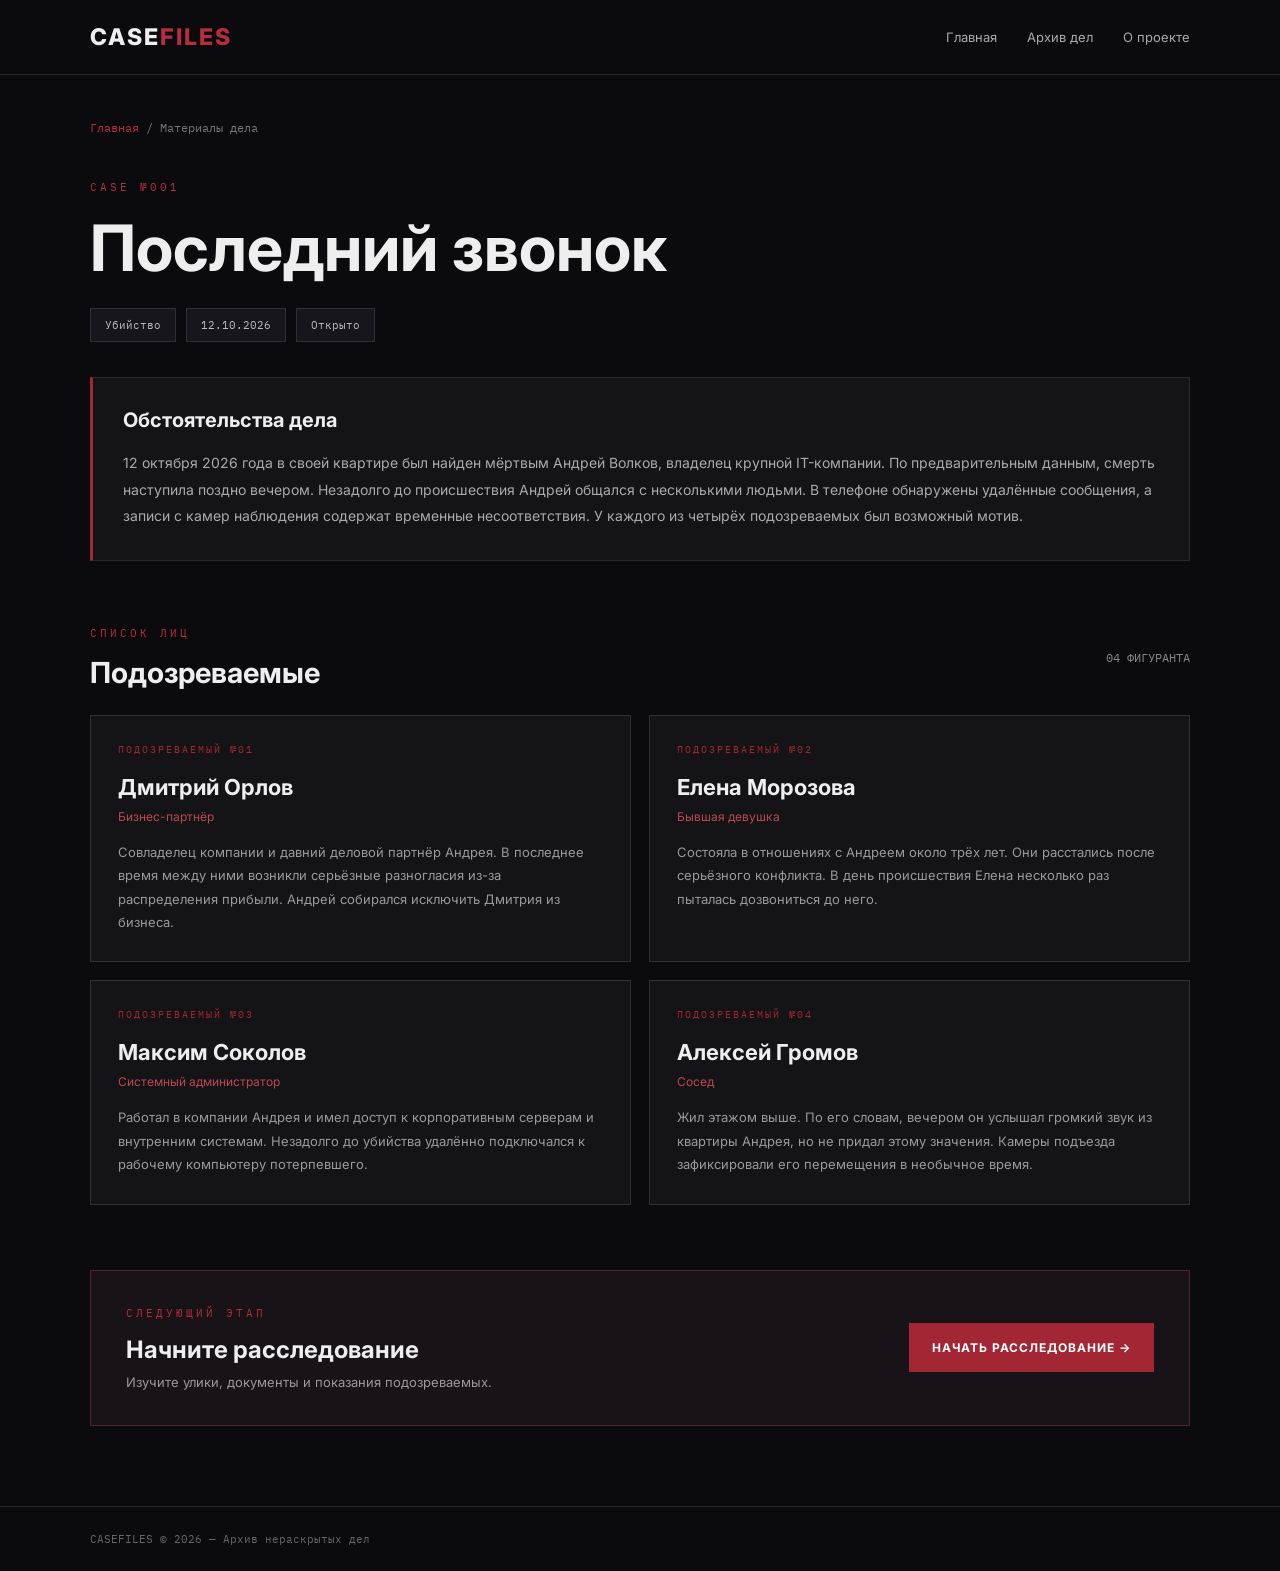
<file: CaseFiles/case.html>
<!DOCTYPE html>
<html lang="ru">
<head>
    <meta charset="UTF-8">
    <meta name="viewport" content="width=device-width, initial-scale=1.0">
    <title>CASEFILES — Материалы дела</title>

    <link rel="preconnect" href="https://fonts.googleapis.com">
    <link rel="preconnect" href="https://fonts.gstatic.com" crossorigin>
    <link href="https://fonts.googleapis.com/css2?family=IBM+Plex+Mono:wght@400;500;600&family=Inter:wght@400;500;600;700;800&display=swap" rel="stylesheet">

    <style>
        * {
            margin: 0;
            padding: 0;
            box-sizing: border-box;
        }

        body {
            background: #0b0b0d;
            color: #eeeeef;
            font-family: 'Inter', sans-serif;
            min-height: 100vh;
        }

        a {
            color: inherit;
            text-decoration: none;
        }

        button {
            font-family: inherit;
        }

        .container {
            width: min(1100px, 90%);
            margin: 0 auto;
        }

        /* HEADER */

        header {
            height: 75px;
            border-bottom: 1px solid #27272b;
            display: flex;
            align-items: center;
        }

        .header-inner {
            display: flex;
            justify-content: space-between;
            align-items: center;
        }

        .logo {
            font-size: 23px;
            font-weight: 800;
            letter-spacing: 2px;
        }

        .logo span {
            color: #b52d3e;
        }

        nav {
            display: flex;
            gap: 30px;
        }

        nav a {
            color: #aaa;
            font-size: 13px;
            transition: 0.2s;
        }

        nav a:hover {
            color: #fff;
        }

        /* MAIN */

        main {
            padding-top: 45px;
            padding-bottom: 80px;
        }

        .breadcrumbs {
            color: #777;
            font-family: 'IBM Plex Mono', monospace;
            font-size: 12px;
            margin-bottom: 45px;
        }

        .breadcrumbs a {
            color: #b52d3e;
        }

        .section-label {
            color: #b52d3e;
            font-family: 'IBM Plex Mono', monospace;
            font-size: 11px;
            letter-spacing: 3px;
            margin-bottom: 15px;
        }

        .case-heading {
            margin-bottom: 35px;
        }

        .case-heading h1 {
            font-size: clamp(36px, 6vw, 64px);
            font-weight: 700;
            margin-bottom: 22px;
        }

        .case-meta {
            display: flex;
            flex-wrap: wrap;
            gap: 10px;
        }

        .case-meta span {
            background: #17171b;
            border: 1px solid #303036;
            padding: 9px 14px;
            color: #bbb;
            font-family: 'IBM Plex Mono', monospace;
            font-size: 11px;
        }

        /* DESCRIPTION */

        .description {
            background: #141417;
            border: 1px solid #29292e;
            border-left: 3px solid #a32635;
            padding: 30px;
            margin-bottom: 65px;
        }

        .description h2 {
            font-size: 20px;
            margin-bottom: 18px;
        }

        .description p {
            color: #aaa;
            line-height: 1.9;
            font-size: 14px;
        }

        /* SUSPECTS */

        .suspects-heading {
            display: flex;
            justify-content: space-between;
            align-items: center;
            margin-bottom: 25px;
        }

        .suspects-heading h2 {
            font-size: 29px;
        }

        .suspects-count {
            color: #888;
            font-family: 'IBM Plex Mono', monospace;
            font-size: 12px;
        }

        .suspects-grid {
            display: grid;
            grid-template-columns: repeat(2, 1fr);
            gap: 18px;
        }

        .suspect-card {
            background: #141417;
            border: 1px solid #303036;
            padding: 27px;
            min-height: 210px;
            transition: 0.25s;
        }

        .suspect-card:hover {
            border-color: #a32635;
            transform: translateY(-3px);
        }

        .suspect-number {
            color: #a32635;
            font-family: 'IBM Plex Mono', monospace;
            font-size: 10px;
            letter-spacing: 2px;
            margin-bottom: 18px;
        }

        .suspect-card h3 {
            font-size: 22px;
            margin-bottom: 9px;
        }

        .suspect-role {
            color: #bd4754;
            font-size: 12px;
            margin-bottom: 17px;
        }

        .suspect-description {
            color: #999;
            font-size: 13px;
            line-height: 1.8;
        }

        /* START */

        .start-section {
            margin-top: 65px;
            padding: 35px;
            background: #171316;
            border: 1px solid #54252d;
            display: flex;
            justify-content: space-between;
            align-items: center;
            gap: 25px;
        }

        .start-section h2 {
            font-size: 24px;
            margin-bottom: 10px;
        }

        .start-section p:last-child {
            color: #999;
            font-size: 13px;
        }

        .start-button {
            background: #a32635;
            color: white;
            border: none;
            padding: 17px 23px;
            font-size: 12px;
            font-weight: 700;
            letter-spacing: 1px;
            cursor: pointer;
            transition: 0.2s;
            white-space: nowrap;
        }

        .start-button:hover {
            background: #c33a4b;
        }

        /* ERROR */

        .error {
            padding: 70px 20px;
            text-align: center;
        }

        .error h1 {
            margin-bottom: 15px;
        }

        .error a {
            display: inline-block;
            margin-top: 25px;
            color: #d04450;
        }

        /* FOOTER */

        footer {
            border-top: 1px solid #27272b;
            padding: 25px 0;
            color: #666;
            font-family: 'IBM Plex Mono', monospace;
            font-size: 11px;
        }

        @media (max-width: 650px) {
            nav {
                gap: 12px;
            }

            nav a {
                font-size: 11px;
            }

            .suspects-grid {
                grid-template-columns: 1fr;
            }

            .start-section {
                flex-direction: column;
                align-items: flex-start;
            }

            .start-button {
                width: 100%;
            }

            .suspects-heading {
                align-items: flex-start;
                gap: 10px;
                flex-direction: column;
            }
        }
    </style>
</head>

<body>

<header>
    <div class="container header-inner">
        <a href="index.html" class="logo">CASE<span>FILES</span></a>

        <nav>
            <a href="index.html">Главная</a>
            <a href="index.html#cases">Архив дел</a>
            <a href="index.html#about">О проекте</a>
        </nav>
    </div>
</header>

<main class="container" id="main-content">

    <div class="breadcrumbs">
        <a href="index.html">Главная</a> / Материалы дела
    </div>

    <section class="case-heading">
        <div class="section-label" id="case-number"></div>
        <h1 id="case-title"></h1>

        <div class="case-meta">
            <span id="case-category"></span>
            <span id="case-date"></span>
            <span id="case-status"></span>
        </div>
    </section>

    <section class="description">
        <h2>Обстоятельства дела</h2>
        <p id="case-description"></p>
    </section>

    <section>
        <div class="suspects-heading">
            <div>
                <div class="section-label">СПИСОК ЛИЦ</div>
                <h2>Подозреваемые</h2>
            </div>

            <div class="suspects-count" id="suspects-count"></div>
        </div>

        <div class="suspects-grid" id="suspects-list"></div>
    </section>

    <section class="start-section">
        <div>
            <div class="section-label">СЛЕДУЮЩИЙ ЭТАП</div>
            <h2>Начните расследование</h2>
            <p>Изучите улики, документы и показания подозреваемых.</p>
        </div>

        <button class="start-button" onclick="startInvestigation()">
            НАЧАТЬ РАССЛЕДОВАНИЕ →
        </button>
    </section>

</main>

<footer>
    <div class="container">
        CASEFILES © 2026 — Архив нераскрытых дел
    </div>
</footer>

<script>
    const cases = {

        1: {
            number: "CASE №001",
            title: "Последний звонок",
            category: "Убийство",
            date: "12.10.2026",
            status: "Открыто",

            description: "12 октября 2026 года в своей квартире был найден мёртвым Андрей Волков, владелец крупной IT-компании. По предварительным данным, смерть наступила поздно вечером. Незадолго до происшествия Андрей общался с несколькими людьми. В телефоне обнаружены удалённые сообщения, а записи с камер наблюдения содержат временные несоответствия. У каждого из четырёх подозреваемых был возможный мотив.",

            suspects: [
                {
                    name: "Дмитрий Орлов",
                    role: "Бизнес-партнёр",
                    description: "Совладелец компании и давний деловой партнёр Андрея. В последнее время между ними возникли серьёзные разногласия из-за распределения прибыли. Андрей собирался исключить Дмитрия из бизнеса."
                },
                {
                    name: "Елена Морозова",
                    role: "Бывшая девушка",
                    description: "Состояла в отношениях с Андреем около трёх лет. Они расстались после серьёзного конфликта. В день происшествия Елена несколько раз пыталась дозвониться до него."
                },
                {
                    name: "Максим Соколов",
                    role: "Системный администратор",
                    description: "Работал в компании Андрея и имел доступ к корпоративным серверам и внутренним системам. Незадолго до убийства удалённо подключался к рабочему компьютеру потерпевшего."
                },
                {
                    name: "Алексей Громов",
                    role: "Сосед",
                    description: "Жил этажом выше. По его словам, вечером он услышал громкий звук из квартиры Андрея, но не придал этому значения. Камеры подъезда зафиксировали его перемещения в необычное время."
                }
            ]
        },

        2: {
            number: "CASE №002",
            title: "Исчезновение",
            category: "Пропажа человека",
            date: "03.11.2026",
            status: "Открыто",

            description: "3 ноября 2026 года сотрудник частной организации Иван Крылов покинул офис после окончания рабочего дня и бесследно исчез. Его автомобиль остался на парковке, а телефон перестал выходить на связь около 21:40. Последнее сообщение Иван отправил неизвестному контакту. Следствие обнаружило противоречия в показаниях коллег и близких пропавшего. Необходимо восстановить его маршрут и выяснить, кто видел Ивана последним.",

            suspects: [
                {
                    name: "Антон Беляев",
                    role: "Коллега",
                    description: "Работал с Иваном над одним проектом. За несколько дней до исчезновения между ними произошёл конфликт из-за результатов совместной работы. Антон утверждает, что после окончания рабочего дня не видел Ивана."
                },
                {
                    name: "Олег Миронов",
                    role: "Руководитель",
                    description: "Непосредственный начальник Ивана. Последним из сотрудников разговаривал с ним в офисе. Заявляет, что беседа касалась исключительно рабочих вопросов, однако содержание разговора не подтверждено."
                },
                {
                    name: "Павел Денисов",
                    role: "Друг детства",
                    description: "Дружил с Иваном с подросткового возраста. Утверждает, что давно не общался с пропавшим. Однако в истории звонков обнаружены продолжительные разговоры между ними накануне исчезновения."
                },
                {
                    name: "Мария Крылова",
                    role: "Сестра",
                    description: "Близкий родственник Ивана. Получила от него последнее сообщение вечером в день исчезновения. Содержание сообщения показалось ей странным, но сначала она не обратилась в полицию."
                }
            ]
        },

        3: {
            number: "CASE №003",
            title: "Чужая подпись",
            category: "Финансовое преступление",
            date: "07.11.2026",
            status: "Открыто",

            description: "В частной организации обнаружена пропажа крупной суммы денег. Финансовые документы подтверждают проведение нескольких переводов, однако сотрудник, от имени которого были оформлены операции, отрицает свою причастность. На документах стоит его подпись, но предварительная проверка выявила признаки возможной подделки. Доступ к финансовой информации имели несколько сотрудников и один внешний подрядчик.",

            suspects: [
                {
                    name: "Игорь Васильев",
                    role: "Финансовый директор",
                    description: "Контролировал финансовые операции организации и имел доступ к банковским документам. Именно он утверждал большинство крупных переводов. После обнаружения пропажи денег отказался предоставить часть внутренней переписки."
                },
                {
                    name: "Ольга Смирнова",
                    role: "Бухгалтер",
                    description: "Занималась подготовкой платёжных поручений и отчётности. Работала с документами, на которых обнаружена спорная подпись. Утверждает, что оформляла операции исключительно по распоряжению руководства."
                },
                {
                    name: "Анастасия Волкова",
                    role: "Секретарь",
                    description: "Имела доступ к архиву документов и могла получать оригиналы подписей сотрудников. В журнале посещений обнаружено, что она заходила в архив поздно вечером перед обнаружением пропажи."
                },
                {
                    name: "Сергей Павлов",
                    role: "Внешний подрядчик",
                    description: "Представитель компании, которая получала часть спорных переводов. После финансовых операций условия сотрудничества неожиданно изменились. Утверждает, что не знал о возможных нарушениях."
                }
            ]
        }
    };

    const params = new URLSearchParams(window.location.search);
    const caseId = params.get("id") || "1";
    const currentCase = cases[caseId];

    function startInvestigation() {
        window.location.href = "investigation.html?id=" + caseId;
    }

    function renderCase() {
        if (!currentCase) {
            document.getElementById("main-content").innerHTML = `
                <div class="error">
                    <h1>Дело не найдено</h1>
                    <p>Такого дела нет в архиве.</p>
                    <a href="index.html">← Вернуться на главную</a>
                </div>
            `;
            return;
        }

        document.title = "CASEFILES — " + currentCase.title;

        document.getElementById("case-number").textContent = currentCase.number;
        document.getElementById("case-title").textContent = currentCase.title;
        document.getElementById("case-category").textContent = currentCase.category;
        document.getElementById("case-date").textContent = currentCase.date;
        document.getElementById("case-status").textContent = currentCase.status;
        document.getElementById("case-description").textContent = currentCase.description;

        document.getElementById("suspects-count").textContent =
            "04 ФИГУРАНТА";

        const list = document.getElementById("suspects-list");

        currentCase.suspects.forEach((suspect, index) => {
            const card = document.createElement("article");
            card.className = "suspect-card";

            const number = document.createElement("div");
            number.className = "suspect-number";
            number.textContent = "ПОДОЗРЕВАЕМЫЙ №0" + (index + 1);

            const name = document.createElement("h3");
            name.textContent = suspect.name;

            const role = document.createElement("div");
            role.className = "suspect-role";
            role.textContent = suspect.role;

            const description = document.createElement("p");
            description.className = "suspect-description";
            description.textContent = suspect.description;

            card.append(number, name, role, description);
            list.appendChild(card);
        });
    }

    renderCase();
</script>

</body>
</html>
</file>
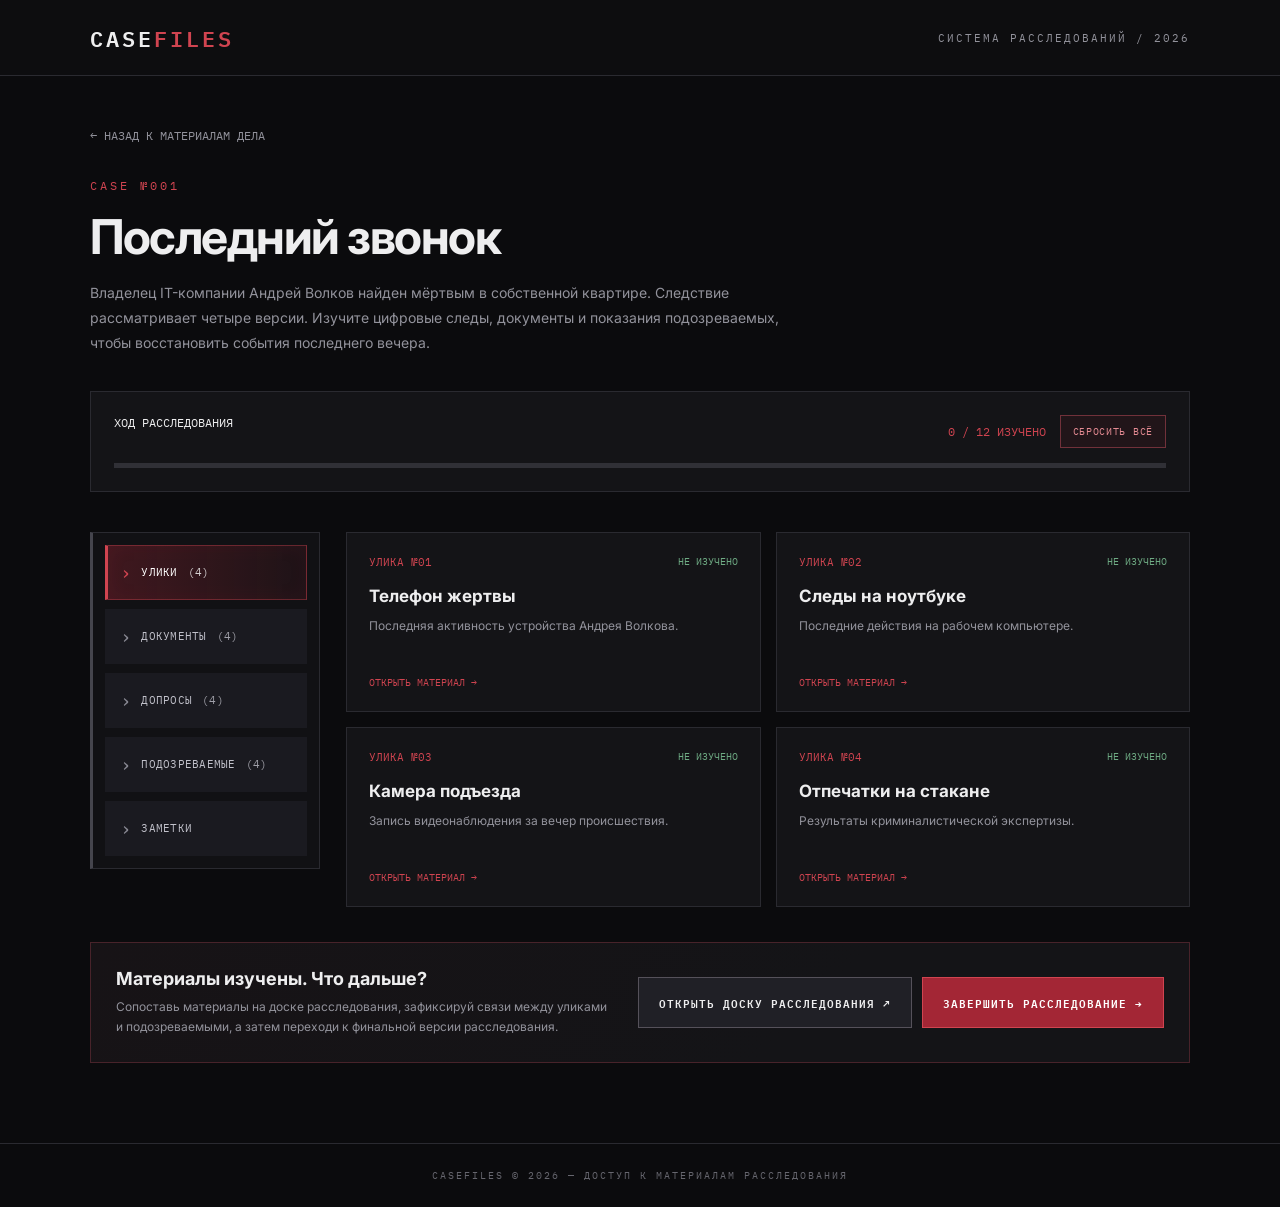
<file: CaseFiles/investigation.html>
<!DOCTYPE html>
<html lang="ru">
<head>
<meta charset="UTF-8">
<meta name="viewport" content="width=device-width, initial-scale=1.0">
<title>CASEFILES — Расследование</title>

<style>
@import url('https://fonts.googleapis.com/css2?family=IBM+Plex+Mono:wght@400;500;600&family=Inter:wght@400;500;600;700;800&display=swap');

:root {
    --bg: #0b0b0d;
    --surface: #141417;
    --surface2: #1b1b20;
    --border: #2a2a30;
    --text: #eeeeef;
    --muted: #92929b;
    --red: #a32635;
    --red-light: #d04450;
    --green: #6eaa83;
}

* { box-sizing: border-box; }

body {
    margin: 0;
    background: var(--bg);
    color: var(--text);
    font-family: 'Inter', sans-serif;
    min-height: 100vh;
}

a { color: inherit; text-decoration: none; }

header {
    height: 76px;
    padding: 0 7%;
    display: flex;
    align-items: center;
    justify-content: space-between;
    border-bottom: 1px solid var(--border);
    background: #0d0d0f;
}

.logo {
    font-family: 'IBM Plex Mono', monospace;
    font-size: 22px;
    font-weight: 600;
    letter-spacing: 3px;
}

.logo span { color: var(--red-light); }

.header-label {
    color: var(--muted);
    font-family: 'IBM Plex Mono', monospace;
    font-size: 11px;
    letter-spacing: 2px;
}

.container {
    width: min(1100px, 86%);
    margin: 0 auto;
    padding: 48px 0 80px;
}

.back-link {
    display: inline-block;
    margin-bottom: 35px;
    color: var(--muted);
    font-family: 'IBM Plex Mono', monospace;
    font-size: 12px;
    transition: .2s;
}

.back-link:hover { color: var(--red-light); }

.eyebrow {
    color: var(--red-light);
    font-family: 'IBM Plex Mono', monospace;
    font-size: 12px;
    letter-spacing: 3px;
    margin-bottom: 14px;
}

h1 {
    font-size: clamp(30px, 5vw, 48px);
    margin: 0 0 14px;
    letter-spacing: -1.5px;
}

.case-description {
    max-width: 720px;
    color: var(--muted);
    line-height: 1.8;
    font-size: 14px;
}

.progress-panel {
    margin: 35px 0 40px;
    padding: 23px;
    background: var(--surface);
    border: 1px solid var(--border);
}

.progress-top {
    display: flex;
    justify-content: space-between;
    gap: 15px;
    margin-bottom: 15px;
    font-family: 'IBM Plex Mono', monospace;
    font-size: 12px;
}

.progress-number { color: var(--red-light); }

.progress-controls {
    display: flex;
    align-items: center;
    justify-content: flex-end;
    flex-wrap: wrap;
    gap: 14px;
}

.reset-button {
    padding: 9px 12px;
    border: 1px solid #71313a;
    background: #211519;
    color: #e58b93;
    cursor: pointer;
    font: 10px 'IBM Plex Mono', monospace;
    letter-spacing: .7px;
    transition: .2s;
}

.reset-button:hover {
    background: #55202a;
    border-color: var(--red-light);
    color: #fff;
}

.progress-track {
    height: 5px;
    background: #303036;
    overflow: hidden;
}

.progress-fill {
    height: 100%;
    width: 0%;
    background: var(--red);
    transition: width .3s;
}

.investigation-layout {
    display: grid;
    grid-template-columns: 230px minmax(0, 1fr);
    gap: 26px;
    align-items: start;
    margin-bottom: 35px;
}

.tabs {
    display: flex;
    flex-direction: column;
    gap: 9px;
    padding: 12px;
    background: #111114;
    border: 1px solid var(--border);
    border-left: 3px solid #45454d;
    position: sticky;
    top: 22px;
}

.tab {
    width: 100%;
    min-height: 55px;
    display: flex;
    align-items: center;
    justify-content: flex-start;
    gap: 10px;
    border: 1px solid transparent;
    border-left: 3px solid transparent;
    background: #1a1a20;
    color: #c1c1ca;
    padding: 13px 12px;
    cursor: pointer;
    text-align: left;
    font-family: 'IBM Plex Mono', monospace;
    font-size: 11px;
    letter-spacing: .25px;
    transition: .2s;
}

.tab::before {
    content: "›";
    color: #888892;
    font-size: 19px;
    line-height: 1;
}

.tab:hover {
    color: #fff;
    background: #25252c;
    border-color: #41414a;
}

.tab.active {
    color: #fff;
    background: linear-gradient(90deg, rgba(163,38,53,.32), rgba(163,38,53,.09));
    border-color: rgba(208,68,80,.4);
    border-left-color: var(--red-light);
    box-shadow: inset 0 0 18px rgba(163,38,53,.09);
}

.tab.active::before { color: var(--red-light); }
.tab span { color: inherit; opacity: .8; }
.content-area { min-width: 0; }

.materials-grid {
    display: grid;
    grid-template-columns: repeat(2, minmax(0, 1fr));
    gap: 15px;
}

.material-card {
    min-height: 180px;
    padding: 22px;
    background: var(--surface);
    border: 1px solid var(--border);
    cursor: pointer;
    transition: .2s;
    display: flex;
    flex-direction: column;
}

.material-card:hover {
    border-color: var(--red);
    transform: translateY(-2px);
}

.material-card.read { border-left: 3px solid var(--green); }

.material-top {
    display: flex;
    justify-content: space-between;
    gap: 10px;
    margin-bottom: 17px;
}

.material-number {
    color: var(--red-light);
    font-family: 'IBM Plex Mono', monospace;
    font-size: 11px;
}

.read-label {
    color: var(--green);
    font-family: 'IBM Plex Mono', monospace;
    font-size: 10px;
}

.material-card h3 {
    font-size: 17px;
    margin: 0 0 10px;
}

.material-card p {
    color: var(--muted);
    font-size: 12px;
    line-height: 1.7;
    margin: 0;
}

.open-label {
    color: var(--red-light);
    font-family: 'IBM Plex Mono', monospace;
    font-size: 10px;
    margin-top: auto;
    padding-top: 20px;
}

.notes-section {
    background: var(--surface);
    border: 1px solid var(--border);
    padding: 25px;
}

.notes-section h2 {
    font-size: 20px;
    margin: 0 0 12px;
}

.notes-section p {
    color: var(--muted);
    font-size: 13px;
    line-height: 1.7;
}

textarea {
    display: block;
    width: 100%;
    min-height: 220px;
    resize: vertical;
    margin-top: 20px;
    padding: 17px;
    background: #0d0d10;
    border: 1px solid var(--border);
    color: var(--text);
    font: 14px/1.7 'Inter', sans-serif;
    outline: none;
}

textarea:focus { border-color: var(--red); }

.save-status {
    color: var(--green);
    font-family: 'IBM Plex Mono', monospace;
    font-size: 11px;
    margin-top: 12px;
}

.empty-state {
    color: var(--muted);
    padding: 30px 0;
    font-size: 14px;
}


/* Интерактивные допросы */
.interrogation-scene { margin-top: 8px; }
.interrogation-intro { color: var(--muted); font-size: 12px; line-height: 1.7; margin-bottom: 18px; }
.dialogue-history { display: flex; flex-direction: column; gap: 12px; margin: 18px 0; }
.dialogue-line { max-width: 92%; padding: 13px 15px; border: 1px solid var(--border); background: #101014; font-size: 13px; line-height: 1.75; white-space: pre-line; }
.dialogue-line.investigator { align-self: flex-end; border-right: 3px solid var(--red-light); }
.dialogue-line.suspect { align-self: flex-start; border-left: 3px solid #777783; background: #1b1b20; }
.dialogue-speaker { display: block; margin-bottom: 5px; color: var(--red-light); font: 10px 'IBM Plex Mono', monospace; letter-spacing: 1px; }
.dialogue-line.suspect .dialogue-speaker { color: #b5b5c0; }
.questions-title { margin: 22px 0 10px; color: var(--muted); font: 11px 'IBM Plex Mono', monospace; letter-spacing: 1px; }
.question-list { display: grid; gap: 8px; }
.question-button { width: 100%; padding: 13px 14px; text-align: left; color: #dddde2; background: #202026; border: 1px solid #383840; cursor: pointer; font: 12px/1.6 'Inter', sans-serif; transition: .2s; }
.question-button:hover { border-color: var(--red-light); background: #2a1b20; }
.question-button:disabled { cursor: default; opacity: .55; border-color: #35483b; }
.question-button:disabled::after { content: '  ✓'; color: var(--green); }
.interrogation-finish { margin-top: 16px; padding: 13px; border: 1px solid #35483b; color: #a9d4b7; font-size: 12px; line-height: 1.7; }
.interrogation-note { margin-top: 18px; padding: 14px; background: #211c1e; border-left: 3px solid var(--red); color: #c8bfc1; font-size: 12px; line-height: 1.7; }
@media (max-width: 650px) { .dialogue-line { max-width: 100%; } }

/* Окно материала */

.modal {
    display: none;
    position: fixed;
    inset: 0;
    z-index: 10;
    background: rgba(0,0,0,.82);
    padding: 20px;
    align-items: center;
    justify-content: center;
}

.modal.show { display: flex; }

.modal-content {
    width: min(650px, 100%);
    max-height: 85vh;
    overflow-y: auto;
    background: #151518;
    border: 1px solid #393940;
    padding: 30px;
    position: relative;
}

.close-modal {
    position: absolute;
    top: 17px;
    right: 20px;
    border: 0;
    background: transparent;
    color: var(--muted);
    font-size: 26px;
    cursor: pointer;
}

.close-modal:hover { color: white; }

.modal-category {
    color: var(--red-light);
    font: 11px 'IBM Plex Mono', monospace;
    letter-spacing: 2px;
    margin-bottom: 18px;
}

.modal-content h2 {
    font-size: 25px;
    margin: 0 35px 20px 0;
}

.modal-body {
    color: #c3c3c9;
    font-size: 14px;
    line-height: 1.9;
    white-space: pre-line;
}

.modal-meta {
    margin-top: 25px;
    padding-top: 17px;
    border-top: 1px solid var(--border);
    color: var(--muted);
    font: 11px 'IBM Plex Mono', monospace;
}

.mark-button {
    margin-top: 25px;
    padding: 14px 20px;
    background: var(--red);
    border: 1px solid var(--red);
    color: white;
    font: 11px 'IBM Plex Mono', monospace;
    letter-spacing: 1px;
    cursor: pointer;
    transition: .2s;
}

.mark-button:hover { background: var(--red-light); }
.mark-button:disabled {
    background: #25372c;
    border-color: #25372c;
    color: #a9d4b7;
    cursor: default;
}

footer {
    padding: 25px 7%;
    border-top: 1px solid var(--border);
    color: #66666e;
    font: 10px 'IBM Plex Mono', monospace;
    letter-spacing: 2px;
    text-align: center;
}

.finish-panel {
    margin-top: 35px;
    padding: 25px;
    background: linear-gradient(135deg, #171316, #141417 65%);
    border: 1px solid #48232a;
    display: flex;
    align-items: center;
    justify-content: space-between;
    gap: 22px;
}

.finish-text h2 {
    margin: 0 0 8px;
    font-size: 18px;
}

.finish-text p {
    margin: 0;
    color: var(--muted);
    font-size: 12px;
    line-height: 1.7;
}

.finish-button {
    flex-shrink: 0;
    padding: 15px 20px;
    border: 1px solid var(--red-light);
    background: var(--red);
    color: white;
    cursor: pointer;
    font: 600 11px 'IBM Plex Mono', monospace;
    letter-spacing: 1px;
    transition: .2s;
}

.finish-button:hover {
    background: var(--red-light);
    transform: translateY(-2px);
}

.finish-actions {
    display: flex;
    flex-wrap: wrap;
    gap: 10px;
    flex-shrink: 0;
}

.board-button {
    padding: 15px 20px;
    border: 1px solid #55515a;
    background: #202026;
    color: #eeeeef;
    cursor: pointer;
    font: 600 11px 'IBM Plex Mono', monospace;
    letter-spacing: 1px;
    transition: .2s;
}

.board-button:hover {
    border-color: var(--red-light);
    background: #2a1b20;
}

@media (max-width: 950px) and (min-width: 651px) {
    .investigation-layout { grid-template-columns: 195px minmax(0, 1fr); gap: 18px; }
    .tab { padding: 12px 9px; font-size: 10px; }
}

@media (max-width: 650px) {
    .finish-actions {
        flex-direction: column;
        width: 100%;
    }
    .board-button { width: 100%; }
}

@media (max-width: 650px) {
    .finish-panel {
        align-items: stretch;
        flex-direction: column;
    }
    .finish-button { width: 100%; }
}

@media (max-width: 650px) {
    header { padding: 0 5%; }
    .header-label { display: none; }
    .container { width: 90%; padding-top: 30px; }
    .materials-grid { grid-template-columns: 1fr; }
    .progress-panel { padding: 17px; }
    .progress-top { align-items: flex-start; flex-direction: column; }
    .progress-controls { justify-content: space-between; width: 100%; }
    .investigation-layout {
        grid-template-columns: 1fr;
        gap: 15px;
    }
    .tabs {
        position: static;
        flex-direction: row;
        overflow-x: auto;
        gap: 7px;
        padding: 8px;
        border-left: 1px solid var(--border);
        border-top: 3px solid #45454d;
    }
    .tab {
        width: auto;
        min-width: max-content;
        min-height: 43px;
        padding: 10px 12px;
        font-size: 10px;
        border-left: 1px solid transparent;
        border-bottom: 2px solid transparent;
    }
    .tab.active {
        border-left-color: transparent;
        border-bottom-color: var(--red-light);
    }
    .modal-content { padding: 23px; }
}
</style>
</head>

<body>

<header>
    <a href="index.html" class="logo">CASE<span>FILES</span></a>
    <div class="header-label">СИСТЕМА РАССЛЕДОВАНИЙ / 2026</div>
</header>

<main class="container">

    <a href="case.html" class="back-link" id="backLink">← НАЗАД К МАТЕРИАЛАМ ДЕЛА</a>

    <div class="eyebrow" id="caseNumber">CASE №001</div>
    <h1 id="caseTitle">Загрузка...</h1>
    <p class="case-description" id="caseDescription"></p>

    <section class="progress-panel">
        <div class="progress-top">
            <span>ХОД РАССЛЕДОВАНИЯ</span>
            <div class="progress-controls">
                <span class="progress-number" id="progressText">0 / 12 ИЗУЧЕНО</span>
                <button class="reset-button" id="resetProgress" type="button">СБРОСИТЬ ВСЁ</button>
            </div>
        </div>
        <div class="progress-track">
            <div class="progress-fill" id="progressFill"></div>
        </div>
    </section>

    <div class="investigation-layout">
        <nav class="tabs" aria-label="Разделы расследования">
            <button class="tab active" data-tab="evidence">УЛИКИ <span>(4)</span></button>
            <button class="tab" data-tab="documents">ДОКУМЕНТЫ <span>(4)</span></button>
            <button class="tab" data-tab="interrogations">ДОПРОСЫ <span>(4)</span></button>
            <button class="tab" data-tab="suspects">ПОДОЗРЕВАЕМЫЕ <span>(4)</span></button>
            <button class="tab" data-tab="notes">ЗАМЕТКИ</button>
        </nav>

        <div class="content-area">
            <section id="materials" class="materials-grid"></section>

            <section id="notesSection" class="notes-section" style="display:none;">
                <h2>Заметки следователя</h2>
                <p>Записывай сюда подозрения, несоответствия в показаниях и собственные версии. Заметки сохраняются автоматически отдельно для каждого дела.</p>
                <textarea id="notes" placeholder="Начни записывать свои наблюдения..."></textarea>
                <div class="save-status" id="saveStatus">ЗАМЕТКИ СОХРАНЕНЫ</div>
            </section>
        </div>
    </div>

    <section class="finish-panel">
        <div class="finish-text">
            <h2>Материалы изучены. Что дальше?</h2>
            <p>Сопоставь материалы на доске расследования, зафиксируй связи между уликами и подозреваемыми, а затем переходи к финальной версии расследования.</p>
        </div>
        <div class="finish-actions">
            <button class="board-button" id="openBoard">ОТКРЫТЬ ДОСКУ РАССЛЕДОВАНИЯ ↗</button>
            <button class="finish-button" id="finishInvestigation">ЗАВЕРШИТЬ РАССЛЕДОВАНИЕ →</button>
        </div>
    </section>

</main>

<div class="modal" id="materialModal">
    <div class="modal-content">
        <button class="close-modal" id="closeModal" aria-label="Закрыть">&times;</button>
        <div class="modal-category" id="modalCategory"></div>
        <h2 id="modalTitle"></h2>
        <div class="modal-body" id="modalBody"></div>
        <div class="modal-meta" id="modalMeta"></div>
        <button class="mark-button" id="markButton">ОТМЕТИТЬ КАК ИЗУЧЕННОЕ</button>
    </div>
</div>

<footer>CASEFILES © 2026 — ДОСТУП К МАТЕРИАЛАМ РАССЛЕДОВАНИЯ</footer>

<script>
const allCases = {

1: {
    number: "CASE №001",
    title: "Последний звонок",
    description: "Владелец IT-компании Андрей Волков найден мёртвым в собственной квартире. Следствие рассматривает четыре версии. Изучите цифровые следы, документы и показания подозреваемых, чтобы восстановить события последнего вечера.",

    evidence: [
        {
            title: "Телефон жертвы",
            description: "Последняя активность устройства Андрея Волкова.",
            body: "Телефон Андрея найден на кухонном столе. Последнее исходящее сообщение отправлено в 22:41.\n\nТекст сообщения: «Нам нужно поговорить. Я всё узнал».\n\nПолучатель не сохранён в контактах. Сообщение было прочитано в 22:46, но ответа не последовало.\n\nВ 23:08 устройство перестало выходить в сеть.",
            meta: "ОБЪЕКТ: МОБИЛЬНЫЙ ТЕЛЕФОН / ВРЕМЯ: 22:41"
        },
        {
            title: "Следы на ноутбуке",
            description: "Последние действия на рабочем компьютере.",
            body: "На ноутбуке Волкова обнаружена открытая переписка с корпоративного аккаунта.\n\nЗа час до смерти кто-то пытался удалить несколько сообщений. История входов показывает подключение к системе в 22:17.\n\nУстройство было разблокировано с использованием учётной записи администратора.\n\nВ журнале также обнаружено подключение внешнего накопителя.",
            meta: "ОБЪЕКТ: НОУТБУК / ЦИФРОВАЯ ЭКСПЕРТИЗА"
        },
        {
            title: "Камера подъезда",
            description: "Запись видеонаблюдения за вечер происшествия.",
            body: "Камера подъезда зафиксировала четырёх посетителей в день происшествия.\n\n18:32 — Дмитрий Орлов покинул здание.\n19:14 — Елена Морозова вошла в подъезд.\n20:03 — неизвестный человек в капюшоне поднялся на этаж Волкова.\n21:26 — Максим Соколов вышел из здания.\n\nЛицо неизвестного посетителя не удалось распознать.",
            meta: "ОБЪЕКТ: ВИДЕОЗАПИСЬ / КАМЕРА №04"
        },
        {
            title: "Отпечатки на стакане",
            description: "Результаты криминалистической экспертизы.",
            body: "На стакане, найденном рядом с рабочим столом, обнаружены два набора отпечатков.\n\nПервый принадлежит Андрею Волкову.\n\nВторой частично совпадает с отпечатками Дмитрия Орлова. Эксперт отмечает, что стакан мог использоваться несколькими людьми в разное время.\n\nНа поверхности также обнаружены следы чистящего средства.",
            meta: "ОБЪЕКТ: СТАКАН / ЭКСПЕРТНОЕ ЗАКЛЮЧЕНИЕ"
        }
    ],

    documents: [
        {
            title: "Отчёт о вскрытии",
            description: "Предварительное заключение судебно-медицинской экспертизы.",
            body: "Пострадавший: Андрей Волков.\n\nПредполагаемое время смерти: с 22:00 до 23:30.\n\nНа теле обнаружены признаки насильственной смерти. Следов взлома на входной двери квартиры не выявлено.\n\nВремя смерти не позволяет однозначно определить, кто из посетителей находился в квартире последним.\n\nОкончательное заключение требует дополнительных исследований.",
            meta: "ДОКУМЕНТ: МЕДИЦИНСКОЕ ЗАКЛЮЧЕНИЕ"
        },
        {
            title: "Корпоративный контракт",
            description: "Документ о распределении долей в IT-компании.",
            body: "Согласно договору, Андрей Волков владел 60% компании, Дмитрий Орлов — 40%.\n\nЗа неделю до происшествия Волков инициировал пересмотр условий партнёрства.\n\nВ приложении к договору обнаружены исправления, сделанные от руки. Подпись на одной из страниц вызывает сомнения у эксперта.\n\nВозможный мотив: финансовый конфликт между партнёрами.",
            meta: "ДОКУМЕНТ: ДОГОВОР №IT-204"
        },
        {
            title: "Журнал системного доступа",
            description: "Список входов сотрудников в корпоративную сеть.",
            body: "В журнале зафиксированы следующие события:\n\n21:52 — вход под учётной записью администратора.\n22:17 — удалённое подключение к серверу.\n22:23 — изменение прав доступа к архиву.\n22:39 — попытка удаления журнала событий.\n\nУчётная запись принадлежит системному администратору Максиму Соколову.\n\nСамо по себе использование учётной записи не доказывает, что вход выполнял её владелец.",
            meta: "ДОКУМЕНТ: СИСТЕМНЫЙ ЖУРНАЛ"
        },
        {
            title: "Переписка с Еленой",
            description: "Сообщения между Волковым и его бывшей девушкой.",
            body: "Из переписки следует, что отношения Андрея и Елены закончились конфликтом.\n\nПоследнее сообщение от Елены: «Ты не можешь просто так вычеркнуть меня из своей жизни».\n\nАндрей ответил: «Я больше не хочу возвращаться к этому».\n\nВ день происшествия Елена звонила ему трижды. Два звонка остались без ответа.",
            meta: "ДОКУМЕНТ: ВЫГРУЗКА ПЕРЕПИСКИ"
        }
    ],

    interrogations: [
        {
            title: "Допрос: Дмитрий Орлов",
            description: "Бизнес-партнёр погибшего.",
            body: "СЛЕДОВАТЕЛЬ: Когда вы последний раз видели Андрея?\n\nОРЛОВ: В тот день, около шести вечера. Мы обсуждали дела компании.\n\nСЛЕДОВАТЕЛЬ: О чём был спор?\n\nОРЛОВ: О деньгах. Андрей хотел изменить условия нашего соглашения. Но это обычные рабочие разногласия.\n\nСЛЕДОВАТЕЛЬ: Вы возвращались в квартиру вечером?\n\nОРЛОВ: Нет. После встречи я сразу поехал домой.\n\nСЛЕДОВАТЕЛЬ: Почему ваши отпечатки нашли на стакане?\n\nОРЛОВ: Я бывал у Андрея много раз. Не вижу в этом ничего странного.\n\nПРИМЕЧАНИЕ: Орлов подтверждает финансовый конфликт, но отрицает возвращение в квартиру.",
            meta: "ПОДОЗРЕВАЕМЫЙ: ДМИТРИЙ ОРЛОВ"
        },
        {
            title: "Допрос: Елена Морозова",
            description: "Бывшая девушка погибшего.",
            body: "СЛЕДОВАТЕЛЬ: Зачем вы приходили к Андрею?\n\nМОРОЗОВА: Хотела забрать свои вещи. Он давно обещал их вернуть.\n\nСЛЕДОВАТЕЛЬ: Вы ссорились?\n\nМОРОЗОВА: Да. Он сказал, что у него появилась другая жизнь и мне не стоит вмешиваться.\n\nСЛЕДОВАТЕЛЬ: Вы были в квартире после девяти вечера?\n\nМОРОЗОВА: Нет. Я ушла примерно в восемь.\n\nСЛЕДОВАТЕЛЬ: Почему продолжали ему звонить?\n\nМОРОЗОВА: Я забыла спросить про одну вещь. Он не отвечал.\n\nПРИМЕЧАНИЕ: Время ухода требует проверки по дополнительным записям.",
            meta: "ПОДОЗРЕВАЕМАЯ: ЕЛЕНА МОРОЗОВА"
        },
        {
            title: "Допрос: Максим Соколов",
            description: "Системный администратор компании.",
            body: "СЛЕДОВАТЕЛЬ: Почему ваша учётная запись использовалась ночью?\n\nСОКОЛОВ: Я иногда подключаюсь к серверу удалённо. Это часть моей работы.\n\nСЛЕДОВАТЕЛЬ: Вы удаляли сообщения Волкова?\n\nСОКОЛОВ: Нет. Я не имею отношения к его личной переписке.\n\nСЛЕДОВАТЕЛЬ: Вы были в его квартире?\n\nСОКОЛОВ: Да, раньше. Но в тот вечер я ушёл с работы и домой не заходил.\n\nСЛЕДОВАТЕЛЬ: Кто ещё мог использовать вашу учётную запись?\n\nСОКОЛОВ: Пароль был доступен нескольким сотрудникам для экстренного доступа.\n\nПРИМЕЧАНИЕ: Необходимо установить, с какого устройства выполнялись подключения.",
            meta: "ПОДОЗРЕВАЕМЫЙ: МАКСИМ СОКОЛОВ"
        },
        {
            title: "Допрос: Алексей Громов",
            description: "Сосед погибшего.",
            body: "СЛЕДОВАТЕЛЬ: Вы слышали что-нибудь подозрительное?\n\nГРОМОВ: Около десяти вечера слышал громкий разговор. Мужской голос, потом что-то упало.\n\nСЛЕДОВАТЕЛЬ: Вы видели, кто находился в квартире?\n\nГРОМОВ: Нет. Дверь была закрыта.\n\nСЛЕДОВАТЕЛЬ: Вы знали Волкова лично?\n\nГРОМОВ: Только здоровались в подъезде.\n\nСЛЕДОВАТЕЛЬ: Почему не сообщили о шуме раньше?\n\nГРОМОВ: Сначала подумал, что обычная ссора.\n\nПРИМЕЧАНИЕ: Показания соседа могут помочь уточнить время происшествия.",
            meta: "ПОДОЗРЕВАЕМЫЙ: АЛЕКСЕЙ ГРОМОВ"
        }
    ]
},

2: {
    number: "CASE №002",
    title: "Исчезновение",
    description: "Сотрудник частной организации Иван Крылов исчез после окончания рабочего дня. Его автомобиль найден неподалёку от офиса, телефон отключён. Следствие изучает маршрут, записи камер и отношения пропавшего с близкими.",

    evidence: [
        {
            title: "Оставленный автомобиль",
            description: "Машина Ивана обнаружена возле старого склада.",
            body: "Автомобиль Ивана Крылова обнаружен в 06:40 утра на парковке возле заброшенного склада.\n\nДвери были закрыты, следов взлома нет. Ключи находились в салоне.\n\nНа пассажирском сиденье обнаружен конверт без адресата. Внутри — пустой лист бумаги.\n\nСледов борьбы внутри автомобиля не обнаружено.",
            meta: "ОБЪЕКТ: АВТОМОБИЛЬ / МЕСТО: СТАРЫЙ СКЛАД"
        },
        {
            title: "Последний сигнал телефона",
            description: "Данные о последнем подключении мобильного устройства.",
            body: "Телефон Ивана последний раз подключался к базовой станции в 21:18.\n\nСигнал зафиксирован в районе старого промышленного квартала.\n\nВ 21:23 устройство перестало отвечать на запросы сети.\n\nЗа двадцать минут до этого телефон находился возле офисного здания.",
            meta: "ОБЪЕКТ: МОБИЛЬНОЕ УСТРОЙСТВО / 21:18"
        },
        {
            title: "Камера у офиса",
            description: "Запись с наружной камеры наблюдения.",
            body: "Запись показывает, что Иван покинул здание в 19:06.\n\nЧерез две минуты к нему подошёл человек в тёмной куртке. Они разговаривали около трёх минут.\n\nПосле разговора Иван направился в сторону парковки.\n\nЛицо второго человека частично скрыто капюшоном.",
            meta: "ОБЪЕКТ: ВИДЕОЗАПИСЬ / КАМЕРА №02"
        },
        {
            title: "Блокнот Ивана",
            description: "Личные записи, найденные в рабочем столе.",
            body: "На последней странице блокнота обнаружена запись:\n\n«Они думают, что я ничего не знаю. Нужно поговорить с О. до пятницы».\n\nНиже записаны три номера телефонов. Один из них принадлежит руководителю организации Олегу Миронову.\n\nОстальные номера пока не установлены.",
            meta: "ОБЪЕКТ: ЛИЧНЫЙ БЛОКНОТ / ПОСЛЕДНЯЯ СТРАНИЦА"
        }
    ],

    documents: [
        {
            title: "Табель рабочего времени",
            description: "Официальные сведения о последнем рабочем дне.",
            body: "Согласно табелю, Иван Крылов завершил работу в 18:00.\n\nОднако пропускная система зафиксировала его выход из здания в 19:06.\n\nВ период с 18:00 до 19:00 его пропуск использовался для входа в архивное помещение.\n\nКто именно воспользовался пропуском, установить пока не удалось.",
            meta: "ДОКУМЕНТ: ТАБЕЛЬ №118"
        },
        {
            title: "Отчёт о финансовых операциях",
            description: "Подозрительные переводы внутри организации.",
            body: "За последний месяц со счёта организации было выполнено несколько переводов на неизвестные счета.\n\nОбщая сумма операций превышает внутренний лимит согласования.\n\nИван Крылов имел доступ к отчётам и мог обнаружить несоответствия.\n\nВ документе отсутствует подпись ответственного сотрудника.",
            meta: "ДОКУМЕНТ: ФИНАНСОВЫЙ ОТЧЁТ"
        },
        {
            title: "Переписка с руководителем",
            description: "Сообщения между Иваном и Олегом Мироновым.",
            body: "ИВАН: Нам нужно обсудить переводы. Я нашёл расхождения.\n\nОЛЕГ: Не стоит делать поспешных выводов.\n\nИВАН: Я уже проверил документы. Объяснение не сходится.\n\nОЛЕГ: Приходи завтра, поговорим лично.\n\nПоследнее сообщение было отправлено в 18:52. Ответа на него нет.",
            meta: "ДОКУМЕНТ: КОРПОРАТИВНАЯ ПЕРЕПИСКА"
        },
        {
            title: "Список посещений здания",
            description: "Информация о посетителях в день исчезновения.",
            body: "В день исчезновения в здании зарегистрированы следующие посетители:\n\n17:40 — Антон Беляев.\n18:12 — Павел Денисов.\n18:47 — неизвестный посетитель.\n19:03 — Олег Миронов.\n\nЗапись о посещении Марии Крыловой отсутствует.\n\nДанные требуют сопоставления с видеозаписями.",
            meta: "ДОКУМЕНТ: ЖУРНАЛ ПОСЕТИТЕЛЕЙ"
        }
    ],

    interrogations: [
        {
            title: "Допрос: Антон Беляев",
            description: "Коллега пропавшего.",
            body: "СЛЕДОВАТЕЛЬ: Когда вы последний раз видели Ивана?\n\nБЕЛЯЕВ: В офисе, примерно в половине шестого.\n\nСЛЕДОВАТЕЛЬ: Вы ссорились?\n\nБЕЛЯЕВ: Нет. Он был напряжённым, но мы нормально общались.\n\nСЛЕДОВАТЕЛЬ: Почему вы приходили к нему в тот день?\n\nБЕЛЯЕВ: Хотел обсудить рабочую задачу.\n\nСЛЕДОВАТЕЛЬ: Вы знали о финансовых отчётах?\n\nБЕЛЯЕВ: Только то, что Иван занимался проверкой документов.\n\nПРИМЕЧАНИЕ: Беляев подтверждает встречу, но не объясняет, о чём именно говорил с Иваном.",
            meta: "ПОДОЗРЕВАЕМЫЙ: АНТОН БЕЛЯЕВ"
        },
        {
            title: "Допрос: Олег Миронов",
            description: "Руководитель организации.",
            body: "СЛЕДОВАТЕЛЬ: Когда вы последний раз разговаривали с Иваном?\n\nМИРОНОВ: В день его исчезновения. Он хотел обсудить отчёты.\n\nСЛЕДОВАТЕЛЬ: Какие именно отчёты?\n\nМИРОНОВ: Обычные финансовые документы.\n\nСЛЕДОВАТЕЛЬ: Вы встречались с ним после работы?\n\nМИРОНОВ: Нет. Я задержался в офисе, но Ивана уже не было.\n\nСЛЕДОВАТЕЛЬ: Почему он написал, что хочет поговорить с вами до пятницы?\n\nМИРОНОВ: Не знаю, возможно, речь шла о работе.\n\nПРИМЕЧАНИЕ: Руководитель подтверждает конфликт вокруг документов, но отрицает личную встречу.",
            meta: "ПОДОЗРЕВАЕМЫЙ: ОЛЕГ МИРОНОВ"
        },
        {
            title: "Допрос: Павел Денисов",
            description: "Друг детства Ивана.",
            body: "СЛЕДОВАТЕЛЬ: Зачем вы приходили в офис?\n\nДЕНИСОВ: Иван попросил меня заехать. Сказал, что ему нужна помощь.\n\nСЛЕДОВАТЕЛЬ: О чём он хотел поговорить?\n\nДЕНИСОВ: О какой-то проблеме на работе. Подробностей не рассказал.\n\nСЛЕДОВАТЕЛЬ: Вы видели его после семи вечера?\n\nДЕНИСОВ: Нет. Я ушёл раньше.\n\nСЛЕДОВАТЕЛЬ: Он выглядел испуганным?\n\nДЕНИСОВ: Скорее обеспокоенным. Постоянно смотрел на телефон.\n\nПРИМЕЧАНИЕ: Денисов может знать о причинах беспокойства Ивана.",
            meta: "ПОДОЗРЕВАЕМЫЙ: ПАВЕЛ ДЕНИСОВ"
        },
        {
            title: "Допрос: Мария Крылова",
            description: "Сестра пропавшего.",
            body: "СЛЕДОВАТЕЛЬ: Когда вы последний раз общались с братом?\n\nМАРИЯ: В тот день утром. Он сказал, что вечером задержится.\n\nСЛЕДОВАТЕЛЬ: Он рассказывал о проблемах?\n\nМАРИЯ: Да, говорил, что обнаружил что-то странное в документах.\n\nСЛЕДОВАТЕЛЬ: Он называл имена?\n\nМАРИЯ: Нет. Сказал, что пока не может никому доверять.\n\nСЛЕДОВАТЕЛЬ: Почему вы не сообщили об этом раньше?\n\nМАРИЯ: Я не думала, что всё настолько серьёзно.\n\nПРИМЕЧАНИЕ: Мария подтверждает, что Иван опасался последствий своей проверки.",
            meta: "ПОДОЗРЕВАЕМАЯ: МАРИЯ КРЫЛОВА"
        }
    ]
},

3: {
    number: "CASE №003",
    title: "Чужая подпись",
    description: "Из организации пропала крупная сумма денег. Финансовые документы подтверждают проведение операций, однако сотрудник, чья подпись стоит на разрешениях, отрицает своё участие. Следствие должно установить, кто подделал документы и куда ушли средства.",

    evidence: [
        {
            title: "Подпись на платёжном поручении",
            description: "Спорная подпись в финансовом документе.",
            body: "На платёжном поручении №784 обнаружена подпись сотрудника бухгалтерии Ольги Смирновой.\n\nОльга утверждает, что не подписывала документ.\n\nПочерковедческая экспертиза выявила отличия в наклоне букв и характере завершающего штриха.\n\nПредположительно, подпись могла быть скопирована с другого документа.",
            meta: "ОБЪЕКТ: ПЛАТЁЖНОЕ ПОРУЧЕНИЕ №784"
        },
        {
            title: "Флеш-накопитель",
            description: "Носитель данных, найденный в кабинете.",
            body: "В ящике рабочего стола обнаружен USB-накопитель.\n\nНа нём находятся сканы договоров, несколько таблиц и изображения подписей сотрудников.\n\nПоследний файл был создан за два дня до проведения спорной операции.\n\nИмя пользователя, сохранившего файл, совпадает с учётной записью секретаря Анастасии Волковой.",
            meta: "ОБЪЕКТ: USB-НАКОПИТЕЛЬ / ЦИФРОВАЯ ЭКСПЕРТИЗА"
        },
        {
            title: "Запись с камеры коридора",
            description: "Перемещения сотрудников в день операции.",
            body: "Камера коридора зафиксировала посещение финансового отдела.\n\n09:15 — Ольга Смирнова вошла в кабинет.\n10:02 — Игорь Васильев покинул помещение.\n10:28 — Анастасия Волкова вошла в кабинет.\n11:04 — Сергей Павлов вышел из здания.\n\nЗапись из самого кабинета отсутствует.",
            meta: "ОБЪЕКТ: ВИДЕОЗАПИСЬ / КАМЕРА №07"
        },
        {
            title: "Черновик договора",
            description: "Неутверждённая версия документа с исправлениями.",
            body: "В архиве найден черновик договора с подрядчиком.\n\nВ документе указаны реквизиты, отличающиеся от реквизитов в официальной версии.\n\nИзменения были внесены за день до перевода средств.\n\nВ свойствах файла указано, что последним редактором был пользователь с именем «admin-office».\n\nЛичность пользователя ещё предстоит установить.",
            meta: "ОБЪЕКТ: ЭЛЕКТРОННЫЙ ДОКУМЕНТ / ЧЕРНОВИК"
        }
    ],

    documents: [
        {
            title: "Банковская выписка",
            description: "Движение денежных средств организации.",
            body: "В течение трёх дней со счёта организации были выполнены четыре перевода.\n\nПолучатель — компания, ранее не сотрудничавшая с организацией.\n\nОбщая сумма переводов превышает установленный лимит.\n\nВсе операции были проведены на основании платёжных поручений с подписью Ольги Смирновой.\n\nБанк подтвердил исполнение операций.",
            meta: "ДОКУМЕНТ: БАНКОВСКАЯ ВЫПИСКА"
        },
        {
            title: "Договор с подрядчиком",
            description: "Официальное соглашение о выполнении работ.",
            body: "Договор заключён между организацией и компанией «ТехноСервис».\n\nПредмет соглашения — обслуживание серверного оборудования.\n\nСтоимость услуг значительно превышает среднюю рыночную цену.\n\nВ приложении отсутствует подробная смета работ.\n\nПодпись подрядчика визуально отличается от подписи в предыдущих договорах.",
            meta: "ДОКУМЕНТ: ДОГОВОР №TS-091"
        },
        {
            title: "Внутренний аудит",
            description: "Отчёт о проверке финансовых операций.",
            body: "В ходе внутренней проверки обнаружены нарушения процедуры согласования платежей.\n\nНесколько операций проведены без подтверждения второго ответственного лица.\n\nДоступ к платёжной системе имели финансовый директор Игорь Васильев и бухгалтер Ольга Смирнова.\n\nЖурнал изменений за соответствующий период частично отсутствует.",
            meta: "ДОКУМЕНТ: ОТЧЁТ ВНУТРЕННЕГО АУДИТА"
        },
        {
            title: "Переписка сотрудников",
            description: "Рабочие сообщения перед проведением переводов.",
            body: "АНАСТАСИЯ: Документы готовы. Осталось проверить подписи.\n\nИГОРЬ: Проверь, чтобы версии совпадали.\n\nАНАСТАСИЯ: В старом архиве есть нужные сканы.\n\nИГОРЬ: Не обсуждай это в общем чате.\n\nСообщения отправлены за день до первого перевода.\n\nКонтекст переписки требует дополнительной проверки.",
            meta: "ДОКУМЕНТ: ВЫГРУЗКА РАБОЧЕГО ЧАТА"
        }
    ],

    interrogations: [
        {
            title: "Допрос: Игорь Васильев",
            description: "Финансовый директор.",
            body: "СЛЕДОВАТЕЛЬ: Кто согласовывал переводы?\n\nВАСИЛЬЕВ: Все операции проходили через бухгалтерию.\n\nСЛЕДОВАТЕЛЬ: Вы проверяли документы лично?\n\nВАСИЛЬЕВ: Я подписывал общие отчёты, но не каждое поручение.\n\nСЛЕДОВАТЕЛЬ: Почему сумма договоров такая высокая?\n\nВАСИЛЬЕВ: Это условия подрядчика. Я не занимался расчётами.\n\nСЛЕДОВАТЕЛЬ: Вы общались с Анастасией по поводу подписей?\n\nВАСИЛЬЕВ: Только по рабочим вопросам.\n\nПРИМЕЧАНИЕ: Васильев перекладывает ответственность на бухгалтерию.",
            meta: "ПОДОЗРЕВАЕМЫЙ: ИГОРЬ ВАСИЛЬЕВ"
        },
        {
            title: "Допрос: Ольга Смирнова",
            description: "Бухгалтер организации.",
            body: "СЛЕДОВАТЕЛЬ: Вы подписывали платёжные поручения?\n\nСМИРНОВА: Нет. Подпись на документах не моя.\n\nСЛЕДОВАТЕЛЬ: У кого был доступ к вашим документам?\n\nСМИРНОВА: У финансового директора и секретаря. Они могли просматривать архив.\n\nСЛЕДОВАТЕЛЬ: Вы замечали подозрительные операции?\n\nСМИРНОВА: Да, но мне сказали, что всё согласовано.\n\nСЛЕДОВАТЕЛЬ: Кто именно?\n\nСМИРНОВА: Игорь Васильев.\n\nПРИМЕЧАНИЕ: Смирнова отрицает подпись и указывает на доступ других сотрудников к архиву.",
            meta: "ПОДОЗРЕВАЕМАЯ: ОЛЬГА СМИРНОВА"
        },
        {
            title: "Допрос: Анастасия Волкова",
            description: "Секретарь организации.",
            body: "СЛЕДОВАТЕЛЬ: Почему на флешке найдены сканы подписей?\n\nВОЛКОВА: Я готовила документы для архива.\n\nСЛЕДОВАТЕЛЬ: Вы знали о переводах?\n\nВОЛКОВА: Нет, я только передавала документы.\n\nСЛЕДОВАТЕЛЬ: Почему вы заходили в финансовый отдел?\n\nВОЛКОВА: Игорь попросил принести бумаги.\n\nСЛЕДОВАТЕЛЬ: Вы копировали подпись Ольги?\n\nВОЛКОВА: Нет. Я не занималась платёжными поручениями.\n\nПРИМЕЧАНИЕ: Необходимо выяснить, кто попросил Анастасию подготовить сканы.",
            meta: "ПОДОЗРЕВАЕМАЯ: АНАСТАСИЯ ВОЛКОВА"
        },
        {
            title: "Допрос: Сергей Павлов",
            description: "Представитель подрядчика.",
            body: "СЛЕДОВАТЕЛЬ: Вы подтверждаете получение денег?\n\nПАВЛОВ: Да, компания получила оплату за услуги.\n\nСЛЕДОВАТЕЛЬ: Какие именно услуги были выполнены?\n\nПАВЛОВ: Обслуживание оборудования и консультации.\n\nСЛЕДОВАТЕЛЬ: Почему в договоре нет подробной сметы?\n\nПАВЛОВ: Документы готовила ваша организация.\n\nСЛЕДОВАТЕЛЬ: Вы лично встречались с Васильевым?\n\nПАВЛОВ: Один раз, обсуждали условия договора.\n\nПРИМЕЧАНИЕ: Павлов подтверждает получение денег, но не предоставляет подробностей о выполненных работах.",
            meta: "ПОДОЗРЕВАЕМЫЙ: СЕРГЕЙ ПАВЛОВ"
        }
    ]
}
};


// Краткие карточки подозреваемых. Полные досье находятся в suspect.html.
const suspectProfiles = {
    1: [
        { title: "Дмитрий Орлов", description: "42 года · Финансовый директор · Деловой партнёр Андрея Волкова." },
        { title: "Елена Морозова", description: "35 лет · Личный помощник · Бывшая девушка погибшего." },
        { title: "Максим Соколов", description: "29 лет · Системный администратор · Имел технический доступ к инфраструктуре компании." },
        { title: "Алексей Громов", description: "38 лет · Бывший деловой партнёр · Сосед погибшего." }
    ],
    2: [
        { title: "Антон Беляев", description: "31 год · Коллега Ивана · Работал с ним в одной организации." },
        { title: "Олег Миронов", description: "46 лет · Руководитель организации · Был связан с финансовыми отчётами." },
        { title: "Павел Денисов", description: "34 года · Друг детства Ивана · Сотрудник отдела логистики." },
        { title: "Мария Крылова", description: "39 лет · Сестра пропавшего · Поддерживала с Иваном регулярное общение." }
    ],
    3: [
        { title: "Игорь Васильев", description: "44 года · Финансовый менеджер · Имел доступ к финансовым операциям." },
        { title: "Ольга Смирнова", description: "36 лет · Главный бухгалтер · Отрицает подписание спорного документа." },
        { title: "Анастасия Волкова", description: "32 года · Юрист компании · Работала с договорами и документами." },
        { title: "Сергей Павлов", description: "40 лет · Представитель подрядчика · Связан с компанией-получателем платежей." }
    ]
};

// Получаем номер дела из адресной строки
const params = new URLSearchParams(window.location.search);
const caseId = Number(params.get("id")) || 1;
const currentCase = allCases[caseId] || allCases[1];

// Ссылка назад сохраняет номер дела
document.getElementById("backLink").href = `case.html?id=${caseId}`;

// Заполняем информацию о деле
document.getElementById("caseNumber").textContent = currentCase.number;
document.getElementById("caseTitle").textContent = currentCase.title;
document.getElementById("caseDescription").textContent = currentCase.description;
document.title = `CASEFILES — ${currentCase.title}`;

// Состояние расследования
const storageKey = `casefiles_progress_${caseId}`;
const notesKey = `casefiles_notes_${caseId}`;

let savedProgress = JSON.parse(localStorage.getItem(storageKey) || "{}");
let currentTab = "evidence";
let openedMaterial = null;
const interrogationKey = `casefiles_interrogations_${caseId}`;
let interrogationProgress = JSON.parse(localStorage.getItem(interrogationKey) || "{}");
let activeInterrogation = null;

function saveInterrogationProgress() {
    localStorage.setItem(interrogationKey, JSON.stringify(interrogationProgress));
}

// Превращаем исходную стенограмму в пары «вопрос — ответ».
function parseInterrogation(body) {
    const lines = body.split(/\r?\n/).map(line => line.trim()).filter(Boolean);
    const pairs = [];
    let question = null;
    let note = "";

    for (const line of lines) {
        if (line.startsWith("СЛЕДОВАТЕЛЬ:")) {
            question = line.replace("СЛЕДОВАТЕЛЬ:", "").trim();
        } else if (line.startsWith("ПРИМЕЧАНИЕ:")) {
            note = line.replace("ПРИМЕЧАНИЕ:", "").trim();
        } else if (question) {
            const separator = line.indexOf(":");
            if (separator !== -1) {
                pairs.push({
                    question,
                    speaker: line.slice(0, separator).trim(),
                    answer: line.slice(separator + 1).trim()
                });
                question = null;
            }
        }
    }
    return { pairs, note };
}

function renderInterrogation(item, index) {
    const body = document.getElementById("modalBody");
    const parsed = parseInterrogation(item.body);
    const key = `interrogation_${index}`;
    const saved = interrogationProgress[key] || [];
    activeInterrogation = { key, item, parsed, index };
    body.innerHTML = "";

    const scene = document.createElement("div");
    scene.className = "interrogation-scene";
    const intro = document.createElement("p");
    intro.className = "interrogation-intro";
    intro.textContent = "Выберите вопрос следователя. Ответ подозреваемого появится в стенограмме. Можно задавать вопросы в любом порядке.";
    scene.appendChild(intro);

    const history = document.createElement("div");
    history.className = "dialogue-history";
    history.id = "dialogueHistory";
    scene.appendChild(history);

    const title = document.createElement("div");
    title.className = "questions-title";
    title.textContent = `ВОПРОСЫ ДЛЯ ДОПРОСА — ${saved.length} / ${parsed.pairs.length}`;
    scene.appendChild(title);

    const questionList = document.createElement("div");
    questionList.className = "question-list";
    questionList.id = "questionList";
    parsed.pairs.forEach((pair, questionIndex) => {
        const button = document.createElement("button");
        button.className = "question-button";
        button.textContent = `${String(questionIndex + 1).padStart(2, "0")}. ${pair.question}`;
        button.disabled = saved.includes(questionIndex);
        button.addEventListener("click", () => askInterrogationQuestion(questionIndex));
        questionList.appendChild(button);
    });
    scene.appendChild(questionList);

    if (saved.length === parsed.pairs.length) {
        const done = document.createElement("div");
        done.className = "interrogation-finish";
        done.textContent = "Допрос завершён. Все вопросы заданы, стенограмма сохранена.";
        scene.appendChild(done);
    }

    if (parsed.note) {
        const note = document.createElement("div");
        note.className = "interrogation-note";
        note.textContent = `ЗАМЕТКА СЛЕДОВАТЕЛЯ: ${parsed.note}`;
        scene.appendChild(note);
    }

    body.appendChild(scene);
    // Восстанавливаем ранее открытые реплики.
    saved.forEach(questionIndex => appendDialogue(parsed.pairs[questionIndex]));
}

function appendDialogue(pair) {
    const history = document.getElementById("dialogueHistory");
    if (!history) return;
    const question = document.createElement("div");
    question.className = "dialogue-line investigator";
    const questionSpeaker = document.createElement("span");
    questionSpeaker.className = "dialogue-speaker";
    questionSpeaker.textContent = "СЛЕДОВАТЕЛЬ";
    question.append(questionSpeaker, document.createTextNode(pair.question));

    const answer = document.createElement("div");
    answer.className = "dialogue-line suspect";
    const answerSpeaker = document.createElement("span");
    answerSpeaker.className = "dialogue-speaker";
    answerSpeaker.textContent = pair.speaker;
    answer.append(answerSpeaker, document.createTextNode(pair.answer));
    history.append(question, answer);
}

function askInterrogationQuestion(questionIndex) {
    if (!activeInterrogation) return;
    const { key, parsed } = activeInterrogation;
    const saved = interrogationProgress[key] || [];
    if (saved.includes(questionIndex)) return;
    saved.push(questionIndex);
    interrogationProgress[key] = saved;
    saveInterrogationProgress();
    appendDialogue(parsed.pairs[questionIndex]);

    const buttons = document.querySelectorAll("#questionList .question-button");
    if (buttons[questionIndex]) buttons[questionIndex].disabled = true;
    const title = document.querySelector(".questions-title");
    if (title) title.textContent = `ВОПРОСЫ ДЛЯ ДОПРОСА — ${saved.length} / ${parsed.pairs.length}`;

    if (saved.length === parsed.pairs.length) {
        const done = document.createElement("div");
        done.className = "interrogation-finish";
        done.textContent = "Допрос завершён. Все вопросы заданы, стенограмма сохранена.";
        document.querySelector(".interrogation-scene").appendChild(done);
    }
}

const categories = {
    evidence: "УЛИКА",
    documents: "ДОКУМЕНТ",
    interrogations: "ДОПРОС",
    suspects: "ДОСЬЕ"
};

function saveProgress() {
    localStorage.setItem(storageKey, JSON.stringify(savedProgress));
}

function isRead(id) {
    return savedProgress[id] === true;
}

function updateProgress() {
    const total = 12;
    const completed = Object.values(savedProgress).filter(Boolean).length;
    const percentage = Math.min((completed / total) * 100, 100);

    document.getElementById("progressText").textContent =
        `${completed} / ${total} ИЗУЧЕНО`;

    document.getElementById("progressFill").style.width =
        `${percentage}%`;
}

// Отображение карточек
function renderMaterials(tab) {
    const container = document.getElementById("materials");
    container.innerHTML = "";

    const items = tab === "suspects"
        ? (suspectProfiles[caseId] || [])
        : currentCase[tab];

    if (!items) {
        container.innerHTML = '<div class="empty-state">Материалы не найдены.</div>';
        return;
    }

    items.forEach((item, index) => {
        if (tab === "suspects") {
            const card = document.createElement("article");
            card.className = "material-card";

            const top = document.createElement("div");
            top.className = "material-top";

            const number = document.createElement("span");
            number.className = "material-number";
            number.textContent = `ДОСЬЕ №0${index + 1}`;

            const status = document.createElement("span");
            status.className = "read-label";
            status.textContent = "ДОСЬЕ ДОСТУПНО";

            top.append(number, status);

            const title = document.createElement("h3");
            title.textContent = item.title;

            const description = document.createElement("p");
            description.textContent = item.description;

            const open = document.createElement("div");
            open.className = "open-label";
            open.textContent = "ОТКРЫТЬ ДОСЬЕ →";

            card.append(top, title, description, open);
            card.addEventListener("click", () => {
                window.location.href = `suspect.html?case=${caseId}&suspect=${index}`;
            });

            container.appendChild(card);
            return;
        }

        const id = `${tab}_${index}`;
        const read = isRead(id);

        const card = document.createElement("article");
        card.className = `material-card ${read ? "read" : ""}`;

        const top = document.createElement("div");
        top.className = "material-top";

        const number = document.createElement("span");
        number.className = "material-number";
        number.textContent = `${categories[tab]} №0${index + 1}`;

        const status = document.createElement("span");
        status.className = "read-label";
        status.textContent = read ? "ИЗУЧЕНО ✓" : "НЕ ИЗУЧЕНО";

        top.append(number, status);

        const title = document.createElement("h3");
        title.textContent = item.title;

        const description = document.createElement("p");
        description.textContent = item.description;

        const open = document.createElement("div");
        open.className = "open-label";
        open.textContent = tab === "interrogations" ? "НАЧАТЬ ДОПРОС →" : "ОТКРЫТЬ МАТЕРИАЛ →";

        card.append(top, title, description, open);
        card.addEventListener("click", () => openMaterial(tab, index));

        container.appendChild(card);
    });
}

// Переключение вкладок
function showTab(tab) {
    currentTab = tab;

    document.querySelectorAll(".tab").forEach(button => {
        button.classList.toggle("active", button.dataset.tab === tab);
    });

    const materials = document.getElementById("materials");
    const notesSection = document.getElementById("notesSection");

    if (tab === "notes") {
        materials.style.display = "none";
        notesSection.style.display = "block";
    } else {
        materials.style.display = "grid";
        notesSection.style.display = "none";
        renderMaterials(tab);
    }
}

document.querySelectorAll(".tab").forEach(button => {
    button.addEventListener("click", () => {
        showTab(button.dataset.tab);
    });
});

// Открытие материала
function openMaterial(tab, index) {
    const item = currentCase[tab][index];
    const id = `${tab}_${index}`;

    openedMaterial = { tab, index, id };

    document.getElementById("modalCategory").textContent =
        `${categories[tab]} / ${String(index + 1).padStart(2, "0")}`;

    document.getElementById("modalTitle").textContent = item.title;
    if (tab === "interrogations") {
        renderInterrogation(item, index);
    } else {
        activeInterrogation = null;
        document.getElementById("modalBody").textContent = item.body;
    }
    document.getElementById("modalMeta").textContent = item.meta;

    const button = document.getElementById("markButton");
    const read = isRead(id);

    button.disabled = read;
    button.textContent = read
        ? "МАТЕРИАЛ УЖЕ ИЗУЧЕН ✓"
        : "ОТМЕТИТЬ КАК ИЗУЧЕННОЕ";

    document.getElementById("materialModal").classList.add("show");
}

// Закрытие окна
function closeModal() {
    document.getElementById("materialModal").classList.remove("show");
    openedMaterial = null;
    activeInterrogation = null;
}

document.getElementById("closeModal").addEventListener("click", closeModal);

document.getElementById("materialModal").addEventListener("click", event => {
    if (event.target.id === "materialModal") {
        closeModal();
    }
});

document.addEventListener("keydown", event => {
    if (event.key === "Escape") closeModal();
});

// Отметка изученного материала
document.getElementById("markButton").addEventListener("click", () => {
    if (!openedMaterial) return;

    savedProgress[openedMaterial.id] = true;
    saveProgress();
    updateProgress();

    const button = document.getElementById("markButton");
    button.disabled = true;
    button.textContent = "МАТЕРИАЛ ИЗУЧЕН ✓";

    renderMaterials(currentTab);
});

// Заметки: отдельные для каждого дела
const notes = document.getElementById("notes");
const saveStatus = document.getElementById("saveStatus");

notes.value = localStorage.getItem(notesKey) || "";

notes.addEventListener("input", () => {
    localStorage.setItem(notesKey, notes.value);
    saveStatus.textContent = "ЗАМЕТКИ СОХРАНЕНЫ";
});

// Переход на доску расследования
document.getElementById("openBoard").addEventListener("click", () => {
    window.location.href = `board.html?id=${caseId}`;
});

// Переход к финальной версии расследования
document.getElementById("finishInvestigation").addEventListener("click", () => {
    const completed = Object.values(savedProgress).filter(Boolean).length;

    if (completed < 12) {
        const proceed = confirm(
            `Из 12 материалов изучено ${completed}.

Рекомендуется изучить все материалы перед вынесением версии. Всё равно перейти к финалу?`
        );
        if (!proceed) return;
    }

    window.location.href = `verdict.html?id=${caseId}`;
});

// Полный сброс прохождения всех дел CASEFILES.
document.getElementById("resetProgress").addEventListener("click", () => {
    const confirmed = confirm(
        "Сбросить ВСЁ прохождение?\n\nБудут удалены изученные материалы, ответы в допросах, заметки, связи на доске и результаты финальных версий по всем трём делам. Это действие нельзя отменить."
    );

    if (!confirmed) return;

    const keysToRemove = [];
    for (let i = 0; i < localStorage.length; i++) {
        const key = localStorage.key(i);
        if (key && key.startsWith("casefiles_")) keysToRemove.push(key);
    }
    keysToRemove.forEach(key => localStorage.removeItem(key));

    alert("Всё прохождение очищено. Можно начинать расследование заново.");
    window.location.href = `investigation.html?id=${caseId}`;
});

// Первоначальная загрузка
updateProgress();
renderMaterials("evidence");
</script>

</body>
</html>
</file>
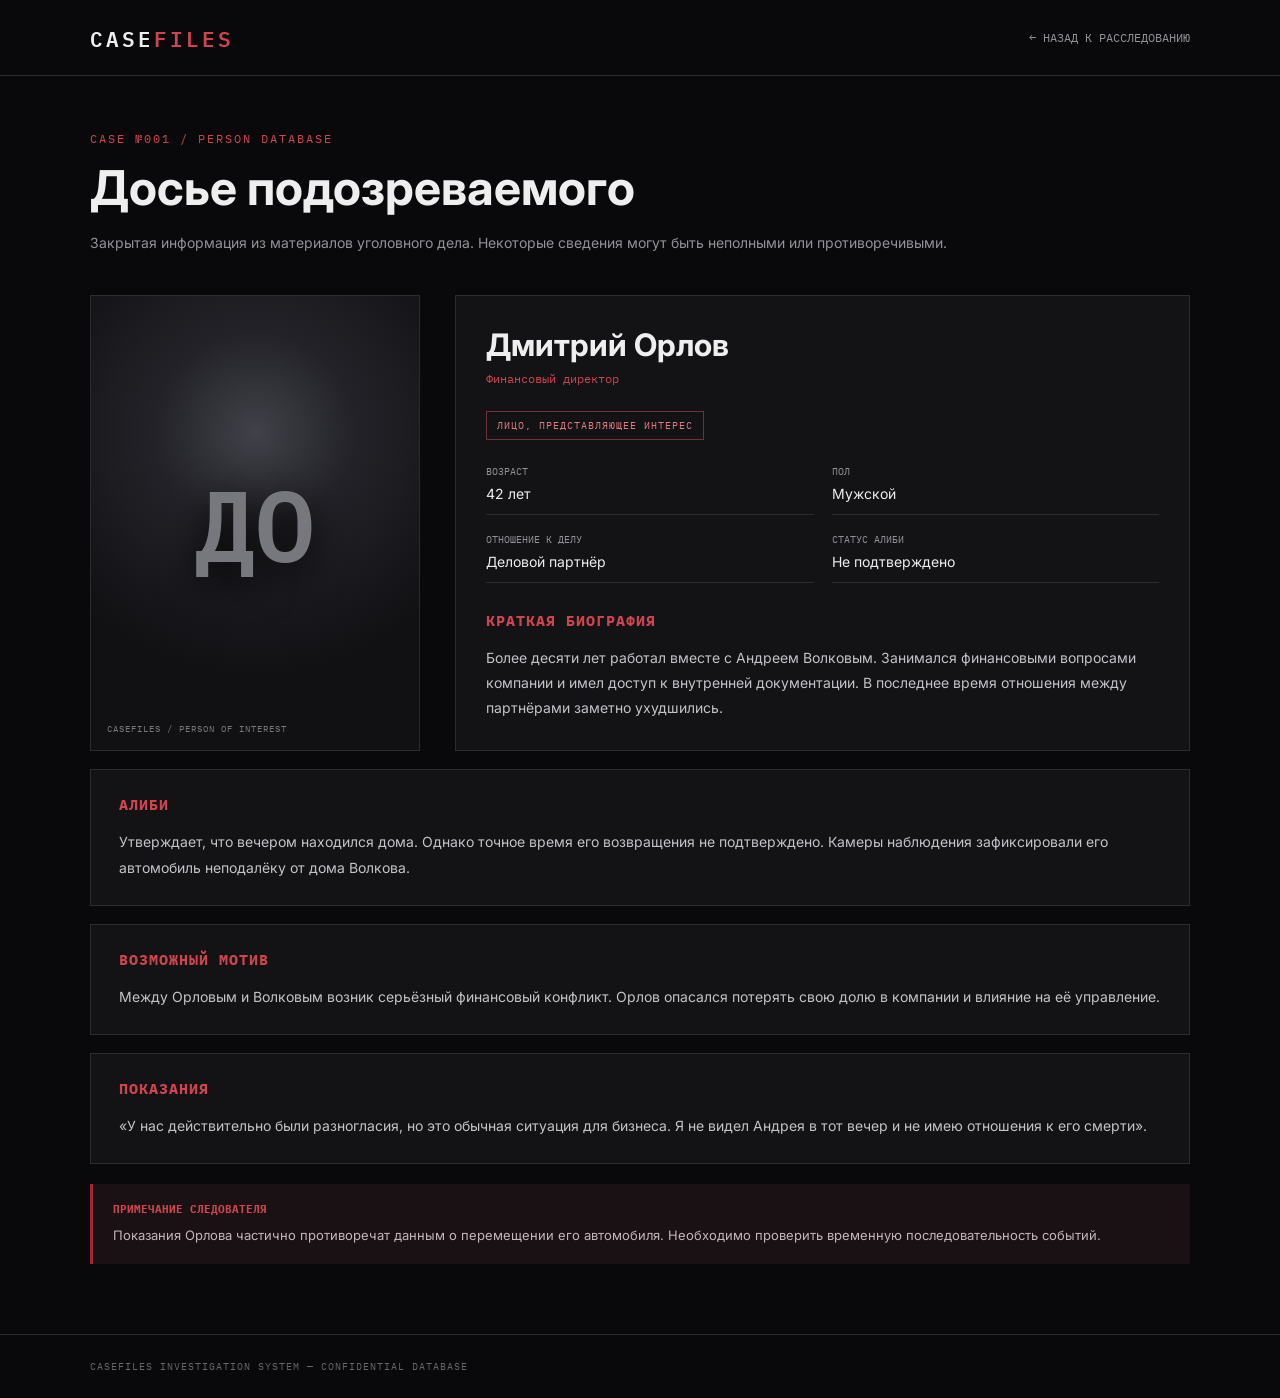
<file: CaseFiles/suspect.html>
<!DOCTYPE html>
<html lang="ru">
<head>
<meta charset="UTF-8">
<meta name="viewport" content="width=device-width, initial-scale=1.0">
<title>Досье подозреваемого — CASEFILES</title>
<style>
@import url('https://fonts.googleapis.com/css2?family=IBM+Plex+Mono:wght@400;500;600&family=Inter:wght@400;500;600;700;800&display=swap');

:root {
    --bg: #09090b;
    --panel: #131316;
    --panel2: #19191e;
    --border: #2b2b31;
    --red: #a32635;
    --red-light: #d04450;
    --text: #eeeeef;
    --muted: #929299;
}

* { box-sizing: border-box; }

body {
    margin: 0;
    background: var(--bg);
    color: var(--text);
    font-family: 'Inter', sans-serif;
}

header {
    height: 76px;
    border-bottom: 1px solid var(--border);
    display: flex;
    align-items: center;
    justify-content: space-between;
    padding: 0 7%;
}

.logo {
    font-family: 'IBM Plex Mono', monospace;
    font-size: 21px;
    font-weight: 600;
    letter-spacing: 3px;
}

.logo span { color: var(--red-light); }

.back {
    color: var(--muted);
    text-decoration: none;
    font-family: 'IBM Plex Mono', monospace;
    font-size: 12px;
}

.back:hover { color: white; }

.container {
    width: min(1100px, 88%);
    margin: 55px auto;
}

.eyebrow {
    color: var(--red-light);
    font-family: 'IBM Plex Mono', monospace;
    font-size: 12px;
    letter-spacing: 2px;
}

h1 {
    font-size: clamp(30px, 5vw, 48px);
    margin: 12px 0;
}

.subtitle {
    color: var(--muted);
    font-size: 14px;
    line-height: 1.7;
}

.profile {
    display: grid;
    grid-template-columns: 330px 1fr;
    gap: 35px;
    margin-top: 40px;
}

.portrait {
    min-height: 420px;
    background:
        radial-gradient(circle at 50% 30%, #414149 0, #222228 28%, #111114 68%);
    border: 1px solid var(--border);
    display: flex;
    align-items: center;
    justify-content: center;
    position: relative;
    overflow: hidden;
}

.portrait::after {
    content: "CASEFILES / PERSON OF INTEREST";
    position: absolute;
    bottom: 16px;
    left: 16px;
    color: #77777e;
    font-family: 'IBM Plex Mono', monospace;
    font-size: 9px;
    letter-spacing: 1px;
}

.initials {
    font-family: 'IBM Plex Mono', monospace;
    font-size: 100px;
    color: #77777e;
    font-weight: 600;
    text-shadow: 0 10px 40px #000;
}

.profile-info {
    background: var(--panel);
    border: 1px solid var(--border);
    padding: 30px;
}

.name {
    font-size: 31px;
    margin: 0 0 8px;
}

.profession {
    color: var(--red-light);
    font-family: 'IBM Plex Mono', monospace;
    font-size: 12px;
    margin-bottom: 25px;
}

.status {
    display: inline-block;
    padding: 7px 10px;
    border: 1px solid #71303a;
    color: #e17b85;
    font-family: 'IBM Plex Mono', monospace;
    font-size: 10px;
    letter-spacing: 1px;
    margin-bottom: 25px;
}

.details {
    display: grid;
    grid-template-columns: 1fr 1fr;
    gap: 18px;
    margin-bottom: 28px;
}

.detail {
    border-bottom: 1px solid var(--border);
    padding-bottom: 12px;
}

.detail-label {
    color: var(--muted);
    font-size: 10px;
    font-family: 'IBM Plex Mono', monospace;
    margin-bottom: 7px;
    text-transform: uppercase;
}

.detail-value { font-size: 14px; }

.section {
    background: var(--panel);
    border: 1px solid var(--border);
    padding: 25px 28px;
    margin-top: 18px;
}

.section h2 {
    font-size: 15px;
    font-family: 'IBM Plex Mono', monospace;
    letter-spacing: 1px;
    color: var(--red-light);
    margin: 0 0 15px;
}

.section p {
    color: #c3c3c8;
    line-height: 1.8;
    font-size: 14px;
    margin: 0;
}

.warning {
    border-left: 3px solid var(--red);
    background: #1a1114;
    padding: 18px 20px;
    margin-top: 20px;
}

.warning strong {
    display: block;
    color: var(--red-light);
    font-family: 'IBM Plex Mono', monospace;
    font-size: 11px;
    margin-bottom: 8px;
}

.warning p {
    color: #c3b7ba;
    font-size: 13px;
    line-height: 1.7;
    margin: 0;
}

footer {
    border-top: 1px solid var(--border);
    margin-top: 70px;
    padding: 25px 7%;
    color: #66666d;
    font-family: 'IBM Plex Mono', monospace;
    font-size: 10px;
    letter-spacing: 1px;
}

@media (max-width: 750px) {
    header { padding: 0 5%; }
    .container { width: 90%; margin-top: 35px; }
    .profile { grid-template-columns: 1fr; }
    .portrait { min-height: 300px; }
    .profile-info { padding: 22px; }
    .details { grid-template-columns: 1fr 1fr; }
    .name { font-size: 25px; }
}
</style>
</head>
<body>

<header>
    <div class="logo">CASE<span>FILES</span></div>
    <a class="back" id="backLink" href="#">← НАЗАД К РАССЛЕДОВАНИЮ</a>
</header>

<main class="container">
    <div class="eyebrow" id="caseNumber">CASE №001 / PERSON DATABASE</div>
    <h1>Досье подозреваемого</h1>
    <p class="subtitle">Закрытая информация из материалов уголовного дела. Некоторые сведения могут быть неполными или противоречивыми.</p>

    <div class="profile">
        <div class="portrait">
            <div class="initials" id="initials">?</div>
        </div>

        <div class="profile-info">
            <h2 class="name" id="name">Загрузка...</h2>
            <div class="profession" id="profession"></div>
            <div class="status">ЛИЦО, ПРЕДСТАВЛЯЮЩЕЕ ИНТЕРЕС</div>

            <div class="details">
                <div class="detail">
                    <div class="detail-label">Возраст</div>
                    <div class="detail-value" id="age"></div>
                </div>
                <div class="detail">
                    <div class="detail-label">Пол</div>
                    <div class="detail-value" id="gender"></div>
                </div>
                <div class="detail">
                    <div class="detail-label">Отношение к делу</div>
                    <div class="detail-value" id="relation"></div>
                </div>
                <div class="detail">
                    <div class="detail-label">Статус алиби</div>
                    <div class="detail-value" id="alibiStatus"></div>
                </div>
            </div>

            <div class="section" style="padding:0; border:0; background:transparent;">
                <h2>КРАТКАЯ БИОГРАФИЯ</h2>
                <p id="bio"></p>
            </div>
        </div>
    </div>

    <div class="section">
        <h2>АЛИБИ</h2>
        <p id="alibi"></p>
    </div>

    <div class="section">
        <h2>ВОЗМОЖНЫЙ МОТИВ</h2>
        <p id="motive"></p>
    </div>

    <div class="section">
        <h2>ПОКАЗАНИЯ</h2>
        <p id="statement"></p>
    </div>

    <div class="warning">
        <strong>ПРИМЕЧАНИЕ СЛЕДОВАТЕЛЯ</strong>
        <p id="note"></p>
    </div>
</main>

<footer>
    CASEFILES INVESTIGATION SYSTEM — CONFIDENTIAL DATABASE
</footer>

<script>
const suspects = {
    1: [
        {
            name: "Дмитрий Орлов",
            age: 42,
            gender: "Мужской",
            profession: "Финансовый директор",
            relation: "Деловой партнёр",
            alibiStatus: "Не подтверждено",
            bio: "Более десяти лет работал вместе с Андреем Волковым. Занимался финансовыми вопросами компании и имел доступ к внутренней документации. В последнее время отношения между партнёрами заметно ухудшились.",
            alibi: "Утверждает, что вечером находился дома. Однако точное время его возвращения не подтверждено. Камеры наблюдения зафиксировали его автомобиль неподалёку от дома Волкова.",
            motive: "Между Орловым и Волковым возник серьёзный финансовый конфликт. Орлов опасался потерять свою долю в компании и влияние на её управление.",
            statement: "«У нас действительно были разногласия, но это обычная ситуация для бизнеса. Я не видел Андрея в тот вечер и не имею отношения к его смерти».",
            note: "Показания Орлова частично противоречат данным о перемещении его автомобиля. Необходимо проверить временную последовательность событий."
        },
        {
            name: "Елена Морозова",
            age: 35,
            gender: "Женский",
            profession: "Личный помощник директора",
            relation: "Сотрудница компании",
            alibiStatus: "Частично подтверждено",
            bio: "Работала личным помощником Андрея Волкова около четырёх лет. Имела доступ к его расписанию, переписке и некоторым служебным документам.",
            alibi: "Сообщила, что после окончания рабочего дня отправилась домой. Время ухода из офиса подтверждается пропускной системой, но дальнейшее местонахождение точно не установлено.",
            motive: "Могла опасаться увольнения после недавнего конфликта с руководителем. Также могла располагать информацией о внутренних проблемах компании.",
            statement: "«Андрей был требовательным человеком. В последнее время он нервничал, но я не знаю, что именно произошло».",
            note: "Имеет доступ к информации о распорядке Волкова. Прямых доказательств причастности к преступлению пока нет."
        },
        {
            name: "Максим Соколов",
            age: 29,
            gender: "Мужской",
            profession: "Системный администратор",
            relation: "Сотрудник компании",
            alibiStatus: "Проверяется",
            bio: "Отвечал за компьютерную инфраструктуру компании. Имел технический доступ к внутренней сети, серверам и системе видеонаблюдения.",
            alibi: "Утверждает, что вечером занимался личными делами. Независимых подтверждений его местонахождения в указанный период пока недостаточно.",
            motive: "Мог быть недоволен условиями работы и отношением руководства. Его технические полномочия позволяли получать доступ к некоторым внутренним данным.",
            statement: "«Я не вмешивался в дела директора. Моя работа — поддерживать оборудование, а не решать финансовые проблемы компании».",
            note: "Следует проверить журналы доступа к серверу и системе видеонаблюдения."
        },
        {
            name: "Алексей Громов",
            age: 38,
            gender: "Мужской",
            profession: "Бывший деловой партнёр",
            relation: "Бывший партнёр",
            alibiStatus: "Не подтверждено",
            bio: "Ранее участвовал в развитии компании Волкова, однако несколько лет назад прекратил сотрудничество после серьёзного спора.",
            alibi: "Сообщил, что в день происшествия находился за городом. Документальных подтверждений поездки следствие пока не получило.",
            motive: "Сохранял неприязненные отношения с Волковым из-за старого делового конфликта и возможных финансовых претензий.",
            statement: "«Мы давно не общались. Всё, что было между нами, осталось в прошлом. Мне незачем было встречаться с ним».",
            note: "Нужно установить, поддерживал ли Громов контакты с Волковым в последние недели."
        }
    ],
    2: [
        {
            name: "Антон Беляев",
            age: 31,
            gender: "Мужской",
            profession: "Коллега пропавшего",
            relation: "Работал с Иваном",
            alibiStatus: "Частично подтверждено",
            bio: "Работал вместе с Иваном Крыловым в одной организации. Знал его рабочие привычки и круг общения.",
            alibi: "Утверждает, что после работы сразу отправился домой. Часть его маршрута подтверждается данными транспорта.",
            motive: "Возможные рабочие разногласия и конкуренция за повышение.",
            statement: "«Иван в последнее время был каким-то напряжённым. Но я не знаю, куда он мог исчезнуть».",
            note: "Следует проверить последние контакты Беляева с пропавшим."
        },
        {
            name: "Олег Миронов",
            age: 46,
            gender: "Мужской",
            profession: "Руководитель организации",
            relation: "Начальник Ивана",
            alibiStatus: "Сомнительное",
            bio: "Руководил подразделением, в котором работал Иван Крылов. Контролировал финансовые отчёты и внутренние процессы организации.",
            alibi: "Сообщил, что после рабочего дня уехал домой. Однако сведения о его перемещениях в нужный период требуют дополнительной проверки.",
            motive: "Иван мог обнаружить финансовые нарушения организации. Исчезновение сотрудника могло помочь скрыть следы этих нарушений.",
            statement: "«Крылов был хорошим специалистом. У нас не было серьёзных конфликтов. Я не понимаю, почему вы задаёте мне эти вопросы».",
            note: "В показаниях Миронова обнаружены несоответствия относительно последних часов пребывания Ивана в офисе."
        },
        {
            name: "Павел Денисов",
            age: 34,
            gender: "Мужской",
            profession: "Сотрудник отдела логистики",
            relation: "Знакомый Ивана",
            alibiStatus: "Проверяется",
            bio: "Работал в логистическом отделе и периодически взаимодействовал с Крыловым по рабочим вопросам.",
            alibi: "Утверждает, что в день исчезновения находился на рабочем месте до позднего вечера.",
            motive: "Возможные разногласия по рабочим вопросам. Мог быть связан с перемещениями служебного транспорта.",
            statement: "«Мы пересекались по работе, но близкими друзьями не были. Последний раз я видел Ивана в офисе».",
            note: "Необходимо проверить использование служебного транспорта и рабочие журналы."
        },
        {
            name: "Мария Крылова",
            age: 39,
            gender: "Женский",
            profession: "Родственница пропавшего",
            relation: "Сестра Ивана",
            alibiStatus: "Частично подтверждено",
            bio: "Сестра Ивана Крылова. Поддерживала с ним регулярное общение и знала о его личных и рабочих проблемах.",
            alibi: "Утверждает, что в день исчезновения находилась дома. Переписка с Иваном подтверждает, что они общались незадолго до его исчезновения.",
            motive: "Возможные семейные разногласия и вопросы, связанные с личными финансами.",
            statement: "«Иван никогда не пропадал без предупреждения. Я уверена, что с ним что-то случилось».",
            note: "Следует изучить переписку родственников и установить, были ли у них конфликты."
        }
    ],
    3: [
        {
            name: "Игорь Васильев",
            age: 44,
            gender: "Мужской",
            profession: "Финансовый менеджер",
            relation: "Сотрудник организации",
            alibiStatus: "Не подтверждено",
            bio: "Отвечал за финансовые операции и взаимодействие с подрядчиками. Имел доступ к документам, связанным с переводами денежных средств.",
            alibi: "Сообщил, что в день пропажи денег работал с обычными финансовыми документами. Его действия в системе требуют проверки.",
            motive: "Мог организовать хищение денег через фиктивный договор с подрядчиком и попытаться скрыть операцию.",
            statement: "«Все переводы проходили в установленном порядке. Я не понимаю, почему ответственность пытаются переложить на меня».",
            note: "Особое внимание следует уделить истории переводов и документам, оформленным от имени других сотрудников."
        },
        {
            name: "Ольга Смирнова",
            age: 36,
            gender: "Женский",
            profession: "Главный бухгалтер",
            relation: "Ответственная за отчётность",
            alibiStatus: "Проверяется",
            bio: "Вела бухгалтерскую отчётность организации и имела доступ к финансовым документам.",
            alibi: "Утверждает, что не подписывала спорный договор. В день происшествия работала с отчётностью.",
            motive: "Могла быть заинтересована в сокрытии ошибок в финансовой документации, однако прямых подтверждений этому нет.",
            statement: "«Подпись на договоре похожа на мою, но я этого документа не подписывала».",
            note: "Необходимо провести экспертизу подписи и установить происхождение документа."
        },
        {
            name: "Анастасия Волкова",
            age: 32,
            gender: "Женский",
            profession: "Юрист компании",
            relation: "Сотрудница организации",
            alibiStatus: "Частично подтверждено",
            bio: "Занималась договорами, юридической проверкой документов и сопровождением сделок с подрядчиками.",
            alibi: "Утверждает, что не участвовала в оформлении спорного договора. Часть её рабочего времени подтверждается служебной перепиской.",
            motive: "Могла быть заинтересована в сокрытии нарушений при оформлении договоров.",
            statement: "«Я проверяю документы, которые мне передают. Но не могу отвечать за действия других сотрудников».",
            note: "Следует установить, кто передал ей документы и кто имел право согласовать спорную сделку."
        },
        {
            name: "Сергей Павлов",
            age: 40,
            gender: "Мужской",
            profession: "Представитель подрядчика",
            relation: "Внешний контрагент",
            alibiStatus: "Не подтверждено",
            bio: "Представлял компанию-подрядчика, которая участвовала в нескольких сделках с организацией.",
            alibi: "Утверждает, что занимался текущими делами своей компании. Его присутствие в офисе организации в нужный день не подтверждено.",
            motive: "Мог получить выгоду от фиктивного договора или участвовать в выводе денежных средств.",
            statement: "«Наша компания выполняла договорные обязательства. Я не имею отношения к внутренним проблемам заказчика».",
            note: "Необходимо проверить существование подрядчика, реальность оказанных услуг и движение денежных средств."
        }
    ]
};

const params = new URLSearchParams(window.location.search);
const caseId = Number(params.get("case") || 1);
const suspectId = Number(params.get("suspect") || 0);

const currentCase = suspects[caseId];
const person = currentCase ? currentCase[suspectId] : null;

if (!person) {
    document.getElementById("name").textContent = "Досье не найдено";
    document.getElementById("profession").textContent = "Проверьте адрес страницы";
    document.getElementById("bio").textContent =
        "Не удалось найти подозреваемого. Вернитесь к расследованию и выберите профиль ещё раз.";
} else {
    document.title = person.name + " — CASEFILES";

    document.getElementById("caseNumber").textContent =
        `CASE №00${caseId} / PERSON DATABASE`;

    document.getElementById("name").textContent = person.name;
    document.getElementById("profession").textContent = person.profession;
    document.getElementById("age").textContent = person.age + " лет";
    document.getElementById("gender").textContent = person.gender;
    document.getElementById("relation").textContent = person.relation;
    document.getElementById("alibiStatus").textContent = person.alibiStatus;

    document.getElementById("bio").textContent = person.bio;
    document.getElementById("alibi").textContent = person.alibi;
    document.getElementById("motive").textContent = person.motive;
    document.getElementById("statement").textContent = person.statement;
    document.getElementById("note").textContent = person.note;

    const initials = person.name
        .split(" ")
        .map(part => part[0])
        .join("")
        .slice(0, 2)
        .toUpperCase();

    document.getElementById("initials").textContent = initials;
}

document.getElementById("backLink").href =
    `investigation.html?id=${caseId}`;
</script>

</body>
</html>
</file>
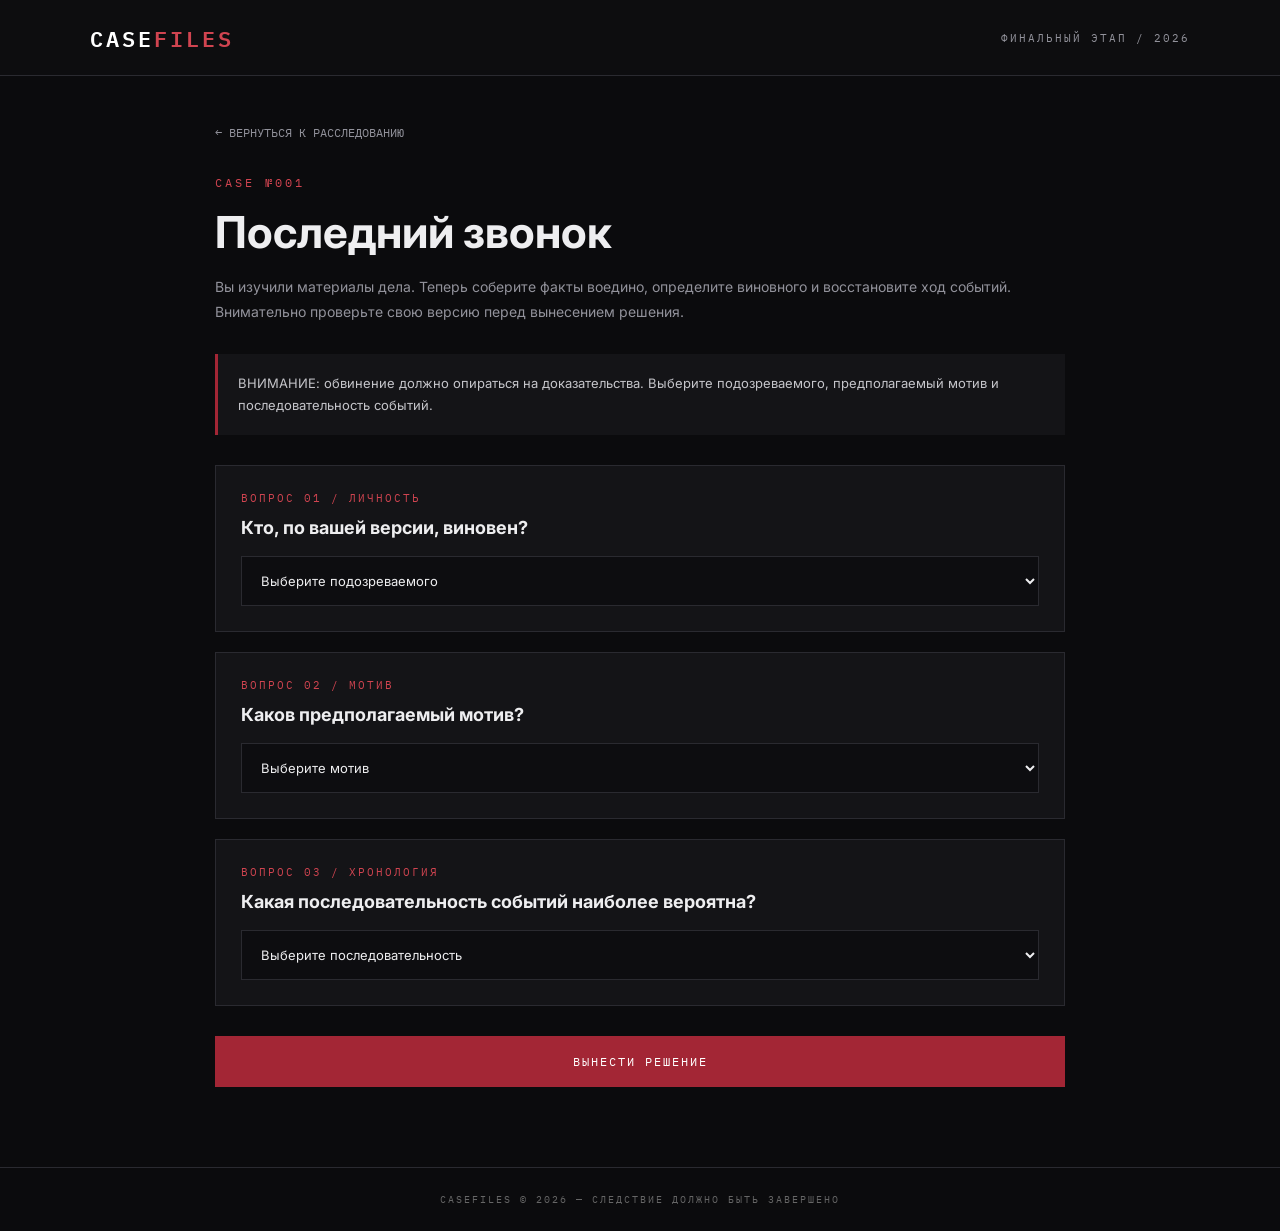
<file: CaseFiles/verdict.html>
<!DOCTYPE html>
<html lang="ru">
<head>
<meta charset="UTF-8">
<meta name="viewport" content="width=device-width, initial-scale=1.0">
<title>CASEFILES — Версия следствия</title>
<style>
@import url('https://fonts.googleapis.com/css2?family=IBM+Plex+Mono:wght@400;500;600&family=Inter:wght@400;500;600;700&display=swap');
:root{--bg:#0b0b0d;--surface:#141417;--border:#2a2a30;--text:#eeeef0;--muted:#92929b;--red:#a32635;--light:#d04450;--green:#6eaa83}
*{box-sizing:border-box}
body{margin:0;background:var(--bg);color:var(--text);font-family:Inter,sans-serif}
header{height:76px;padding:0 7%;display:flex;align-items:center;justify-content:space-between;background:#0d0d0f;border-bottom:1px solid var(--border)}
.logo{color:white;text-decoration:none;font:600 22px 'IBM Plex Mono';letter-spacing:3px}.logo span{color:var(--light)}
.header-label{color:var(--muted);font:11px 'IBM Plex Mono';letter-spacing:2px}
.container{width:min(850px,88%);margin:auto;padding:45px 0 80px}
.back{display:inline-block;margin-bottom:35px;color:var(--muted);text-decoration:none;font:12px 'IBM Plex Mono'}
.back:hover{color:var(--light)}
.eyebrow{color:var(--light);font:12px 'IBM Plex Mono';letter-spacing:3px;margin-bottom:15px}
h1{font-size:clamp(30px,5vw,44px);margin:0 0 15px}
.intro{color:var(--muted);line-height:1.8;font-size:14px}
.warning{margin:30px 0;padding:18px 20px;border-left:3px solid var(--red);background:var(--surface);color:#c5c5ca;font-size:13px;line-height:1.7}
.question{margin-top:20px;padding:25px;background:var(--surface);border:1px solid var(--border)}
.question-number{color:var(--light);font:11px 'IBM Plex Mono';letter-spacing:2px;margin-bottom:12px}
.question h2{margin:0 0 18px;font-size:18px}
select{width:100%;padding:15px;background:#0d0d10;border:1px solid var(--border);color:var(--text);font:13px Inter;outline:none;cursor:pointer}
select:focus{border-color:var(--red)}
.submit{width:100%;margin-top:30px;padding:17px;border:1px solid var(--red);background:var(--red);color:white;font:12px 'IBM Plex Mono';letter-spacing:2px;cursor:pointer}
.submit:hover{background:var(--light)}
.result{display:none;margin-top:30px;padding:25px;background:var(--surface);border:1px solid var(--border)}
.result.show{display:block}.result.success{border-color:var(--green)}.result.failure{border-color:var(--red)}
.result-status{font:11px 'IBM Plex Mono';letter-spacing:2px;margin-bottom:12px}
.success .result-status{color:var(--green)}.failure .result-status{color:var(--light)}
.result h2{margin:0 0 15px;font-size:22px}
.result p{color:#c5c5ca;font-size:14px;line-height:1.8;white-space:pre-line}
.result-button{display:inline-block;margin-top:15px;padding:13px 17px;border:1px solid var(--border);color:white;text-decoration:none;font:11px 'IBM Plex Mono'}
.result-button:hover{border-color:var(--light)}
footer{padding:25px;border-top:1px solid var(--border);color:#666;text-align:center;font:10px 'IBM Plex Mono';letter-spacing:2px}
@media(max-width:600px){header{padding:0 5%}.header-label{display:none}.container{width:90%;padding-top:30px}.question{padding:19px}}
</style>
</head>
<body>
<header>
<a href="index.html" class="logo">CASE<span>FILES</span></a>
<div class="header-label">ФИНАЛЬНЫЙ ЭТАП / 2026</div>
</header>

<main class="container">
<a href="#" class="back" id="backLink">← ВЕРНУТЬСЯ К РАССЛЕДОВАНИЮ</a>
<div class="eyebrow" id="caseNumber"></div>
<h1 id="caseTitle">Версия следствия</h1>
<p class="intro">Вы изучили материалы дела. Теперь соберите факты воедино, определите виновного и восстановите ход событий. Внимательно проверьте свою версию перед вынесением решения.</p>

<div class="warning">
ВНИМАНИЕ: обвинение должно опираться на доказательства. Выберите подозреваемого, предполагаемый мотив и последовательность событий.
</div>

<section class="question">
<div class="question-number">ВОПРОС 01 / ЛИЧНОСТЬ</div>
<h2>Кто, по вашей версии, виновен?</h2>
<select id="suspect"><option value="">Выберите подозреваемого</option></select>
</section>

<section class="question">
<div class="question-number">ВОПРОС 02 / МОТИВ</div>
<h2>Каков предполагаемый мотив?</h2>
<select id="motive"><option value="">Выберите мотив</option></select>
</section>

<section class="question">
<div class="question-number">ВОПРОС 03 / ХРОНОЛОГИЯ</div>
<h2>Какая последовательность событий наиболее вероятна?</h2>
<select id="timeline"><option value="">Выберите последовательность</option></select>
</section>

<button class="submit" id="submitButton">ВЫНЕСТИ РЕШЕНИЕ</button>

<section class="result" id="result">
<div class="result-status" id="resultStatus"></div>
<h2 id="resultTitle"></h2>
<p id="resultText"></p>
<a href="#" class="result-button" id="returnButton">ВЕРНУТЬСЯ К МАТЕРИАЛАМ</a>
</section>
</main>

<footer>CASEFILES © 2026 — СЛЕДСТВИЕ ДОЛЖНО БЫТЬ ЗАВЕРШЕНО</footer>

<script>
const cases={
1:{
number:"CASE №001",
title:"Последний звонок",
suspects:["Дмитрий Орлов","Елена Морозова","Максим Соколов","Алексей Громов"],
motives:[
"Финансовый конфликт и страх потерять долю в компании",
"Личная месть после расставания",
"Желание скрыть следы незаконного доступа к системе",
"Соседский конфликт из-за шума"
],
timelines:[
"Орлов покинул квартиру, затем вернулся; произошёл конфликт, после которого он попытался скрыть следы",
"Елена пришла за вещами, поссорилась с Андреем и сразу покинула здание",
"Максим удалил рабочие файлы удалённо, после чего Андрей самостоятельно покинул квартиру",
"Сосед проник в квартиру через незапертую дверь и забрал телефон"
],
correct:{
suspect:"Дмитрий Орлов",
motive:"Финансовый конфликт и страх потерять долю в компании",
timeline:"Орлов покинул квартиру, затем вернулся; произошёл конфликт, после которого он попытался скрыть следы"
},
explanation:"Дмитрий Орлов имел серьёзный финансовый конфликт с Андреем. Он мог потерять значительную долю в компании после пересмотра договора. Его отпечатки обнаружены на стакане, а отрицание повторного визита требует проверки. В рамках версии следствия именно Орлов скрывает обстоятельства последней встречи с Волковым."
},
2:{
number:"CASE №002",
title:"Исчезновение",
suspects:["Антон Беляев","Олег Миронов","Павел Денисов","Мария Крылова"],
motives:[
"Желание скрыть финансовые нарушения организации",
"Личная неприязнь к Ивану",
"Попытка получить доступ к личным документам",
"Семейный конфликт из-за наследства"
],
timelines:[
"Иван покинул офис, встретился с Мироновым, после чего был доставлен в промышленный квартал",
"Иван самостоятельно уехал из города, оставив автомобиль возле склада",
"Беляев встретил Ивана у офиса, забрал его телефон и уехал",
"Мария забрала Ивана домой, а автомобиль оставила на парковке"
],
correct:{
suspect:"Олег Миронов",
motive:"Желание скрыть финансовые нарушения организации",
timeline:"Иван покинул офис, встретился с Мироновым, после чего был доставлен в промышленный квартал"
},
explanation:"Иван обнаружил подозрительные финансовые операции и собирался поговорить с руководителем. Олег Миронов знал о проверке и мог встретиться с Иваном после работы. Последний сигнал телефона зафиксирован в промышленном квартале. Версия следствия предполагает, что Миронов организовал встречу, чтобы заставить Ивана замолчать."
},
3:{
number:"CASE №003",
title:"Чужая подпись",
suspects:["Игорь Васильев","Ольга Смирнова","Анастасия Волкова","Сергей Павлов"],
motives:[
"Хищение денег организации через фиктивный договор с подрядчиком",
"Попытка скрыть бухгалтерскую ошибку",
"Личная месть финансовому директору",
"Желание получить повышение по службе"
],
timelines:[
"Васильев организовал перевод средств, использовал сканы подписи Смирновой и направил деньги через подрядчика",
"Смирнова самостоятельно подписала поручения, а затем решила отрицать свою причастность",
"Павлов подделал документы без участия сотрудников организации",
"Анастасия случайно отправила деньги на неправильный счёт"
],
correct:{
suspect:"Игорь Васильев",
motive:"Хищение денег организации через фиктивный договор с подрядчиком",
timeline:"Васильев организовал перевод средств, использовал сканы подписи Смирновой и направил деньги через подрядчика"
},
explanation:"Игорь Васильев имел доступ к финансовым операциям и мог организовать переводы. Переписка показывает, что он обсуждал с Анастасией проверку подписей. Флеш-накопитель содержит сканы документов, а договор с подрядчиком имеет завышенную стоимость. Версия следствия: Васильев организовал схему вывода денег, используя поддельные платёжные документы."
}
};

const params=new URLSearchParams(location.search);
const caseId=Number(params.get("id"))||1;
const currentCase=cases[caseId]||cases[1];

document.title=`CASEFILES — ${currentCase.title}`;
document.getElementById("caseNumber").textContent=currentCase.number;
document.getElementById("caseTitle").textContent=currentCase.title;
document.getElementById("backLink").href=`investigation.html?id=${caseId}`;
document.getElementById("returnButton").href=`investigation.html?id=${caseId}`;

function fillSelect(id,options){
const select=document.getElementById(id);
options.forEach(value=>{
const option=document.createElement("option");
option.value=value;
option.textContent=value;
select.appendChild(option);
});
}
fillSelect("suspect",currentCase.suspects);
fillSelect("motive",currentCase.motives);
fillSelect("timeline",currentCase.timelines);

document.getElementById("submitButton").addEventListener("click",()=>{
const suspect=document.getElementById("suspect").value;
const motive=document.getElementById("motive").value;
const timeline=document.getElementById("timeline").value;

if(!suspect||!motive||!timeline){
alert("Необходимо ответить на все три вопроса.");
return;
}

const correct=currentCase.correct;
const score=
(suspect===correct.suspect?1:0)+
(motive===correct.motive?1:0)+
(timeline===correct.timeline?1:0);

const result=document.getElementById("result");
const status=document.getElementById("resultStatus");
const title=document.getElementById("resultTitle");
const text=document.getElementById("resultText");

result.className="result show";

if(score===3){
result.classList.add("success");
status.textContent="ВЕРСИЯ ПОДТВЕРЖДЕНА";
title.textContent="Дело раскрыто.";
text.textContent="Вы правильно определили подозреваемого, мотив и последовательность событий.\n\n"+currentCase.explanation;
localStorage.setItem(`casefiles_solved_${caseId}`,"true");
}else{
result.classList.add("failure");
status.textContent=`РЕЗУЛЬТАТ: ${score} / 3`;
title.textContent="В версии есть несоответствия.";

const feedback=[];
if(suspect!==correct.suspect)feedback.push("Личность подозреваемого определена неверно.");
if(motive!==correct.motive)feedback.push("Предполагаемый мотив не совпадает с материалами дела.");
if(timeline!==correct.timeline)feedback.push("Последовательность событий требует пересмотра.");

text.textContent=feedback.join("\n\n")+" Вернитесь к материалам дела и попробуйте снова.";
}
result.scrollIntoView({behavior:"smooth",block:"center"});
});
</script>
</body>
</html>
</file>
<file: CaseFiles/css/style.css>
@import url('https://fonts.googleapis.com/css2?family=IBM+Plex+Mono:wght@400;500;600&family=Inter:wght@400;500;600;700;800;900&display=swap');

:root {
    --background: #0b0b0d;
    --surface: #141417;
    --surface-light: #1b1b1f;
    --accent: #a32635;
    --accent-light: #d04450;
    --text: #e9e6e1;
    --muted: #858187;
    --border: #29282d;
}

* {
    margin: 0;
    padding: 0;
    box-sizing: border-box;
}

html {
    scroll-behavior: smooth;
}

body {
    background: var(--background);
    color: var(--text);
    font-family: 'Inter', sans-serif;
}

a {
    color: inherit;
    text-decoration: none;
}

button {
    font: inherit;
}

.container {
    width: min(1180px, 90%);
    margin: auto;
}

/* HEADER */

.header {
    height: 82px;
    border-bottom: 1px solid var(--border);
    background: #0b0b0d;
}

.header-inner {
    height: 100%;
    display: flex;
    justify-content: space-between;
    align-items: center;
}

.logo {
    font-family: 'IBM Plex Mono', monospace;
    font-size: 24px;
    font-weight: 600;
    letter-spacing: -2px;
}

.logo span {
    color: var(--accent-light);
}

.navigation {
    display: flex;
    gap: 38px;
}

.navigation a {
    color: var(--muted);
    font-size: 13px;
    transition: 0.3s;
}

.navigation a:hover {
    color: var(--text);
}

.header-link {
    font-family: 'IBM Plex Mono', monospace;
    font-size: 11px;
    color: var(--accent-light);
    border: 1px solid var(--accent);
    padding: 12px 18px;
    transition: 0.3s;
}

.header-link:hover {
    background: var(--accent);
    color: white;
}

/* HERO */

.hero {
    min-height: 650px;
    position: relative;
    overflow: hidden;
    display: flex;
    align-items: center;
    border-bottom: 1px solid var(--border);
}

.hero-background {
    position: absolute;
    inset: 0;
    background:
        linear-gradient(90deg, #0b0b0d 15%, rgba(11,11,13,0.86) 55%, rgba(11,11,13,0.3)),
        linear-gradient(0deg, #0b0b0d, transparent 50%),
        url('https://images.unsplash.com/photo-1519608487953-e999c86e7455?auto=format&fit=crop&w=1800&q=85')
        center 45% / cover;
    opacity: 0.65;
}

.hero-inner {
    position: relative;
    padding-top: 75px;
    padding-bottom: 90px;
}

.eyebrow,
.section-label {
    font-family: 'IBM Plex Mono', monospace;
    font-size: 11px;
    letter-spacing: 2px;
    color: var(--accent-light);
}

.status-dot {
    display: inline-block;
    width: 7px;
    height: 7px;
    background: var(--accent-light);
    border-radius: 50%;
    margin-right: 9px;
    box-shadow: 0 0 12px var(--accent-light);
}

.hero h1 {
    font-size: clamp(42px, 7vw, 82px);
    font-weight: 900;
    line-height: 1.04;
    letter-spacing: -5px;
    margin-top: 32px;
}

.hero h1 span,
.section-top h2 span,
.about-inner h2 span {
    color: var(--accent-light);
}

.hero-description {
    max-width: 450px;
    color: #aaa6a7;
    font-size: 15px;
    line-height: 1.9;
    margin: 27px 0 35px;
}

.primary-button {
    display: inline-flex;
    gap: 25px;
    align-items: center;
    background: var(--accent);
    padding: 18px 23px;
    font-family: 'IBM Plex Mono', monospace;
    font-size: 11px;
    letter-spacing: 1px;
    transition: 0.3s;
}

.primary-button:hover {
    background: var(--accent-light);
    transform: translateY(-3px);
}

.hero-stamp {
    position: absolute;
    right: 7%;
    top: 35%;
    width: 150px;
    height: 150px;
    border: 1px solid rgba(208, 68, 80, 0.5);
    border-radius: 50%;
    display: flex;
    align-items: center;
    justify-content: center;
    flex-direction: column;
    transform: rotate(-15deg);
    color: var(--accent-light);
    opacity: 0.7;
}

.hero-stamp span {
    font-size: 55px;
    font-weight: 900;
}

.hero-stamp small {
    font-family: 'IBM Plex Mono', monospace;
    font-size: 9px;
    text-align: center;
    letter-spacing: 2px;
}

.hero-bottom {
    position: absolute;
    bottom: 25px;
    left: 0;
    right: 0;
    display: flex;
    justify-content: space-between;
    color: #77737a;
    font-family: 'IBM Plex Mono', monospace;
    font-size: 10px;
    letter-spacing: 1px;
}

/* CASES */

.cases-section {
    padding: 110px 0;
}

.section-top {
    display: flex;
    align-items: end;
    justify-content: space-between;
    margin-bottom: 50px;
}

.section-top h2,
.about-inner h2 {
    font-size: 48px;
    font-weight: 900;
    letter-spacing: -2px;
    margin-top: 15px;
}

.section-note {
    color: var(--muted);
    font-size: 13px;
    line-height: 1.8;
}

.cases-grid {
    display: grid;
    grid-template-columns: repeat(3, 1fr);
    gap: 22px;
}

.case-card {
    background: var(--surface);
    border: 1px solid var(--border);
    transition: 0.3s;
}

.case-card:hover {
    transform: translateY(-7px);
    border-color: #633039;
}

.case-visual {
    height: 225px;
    position: relative;
    overflow: hidden;
    display: flex;
    align-items: center;
    justify-content: center;
}

.case-visual::after {
    content: "";
    position: absolute;
    inset: 0;
    background: linear-gradient(0deg, rgba(0,0,0,0.65), transparent);
}

.visual-one {
    background:
        linear-gradient(135deg, rgba(74, 20, 27, 0.8), rgba(10,10,12,0.6)),
        url('https://images.unsplash.com/photo-1518709268805-4e9042af9f23?auto=format&fit=crop&w=700&q=80')
        center / cover;
}

.visual-two {
    background:
        linear-gradient(135deg, rgba(25, 29, 38, 0.8), rgba(10,10,12,0.6)),
        url('https://images.unsplash.com/photo-1519608487953-e999c86e7455?auto=format&fit=crop&w=700&q=80')
        center / cover;
}

.visual-three {
    background:
        linear-gradient(135deg, rgba(61, 37, 22, 0.8), rgba(10,10,12,0.6)),
        url('https://images.unsplash.com/photo-1455390582262-044cdead277a?auto=format&fit=crop&w=700&q=80')
        center / cover;
}

.case-number,
.case-tag {
    position: absolute;
    z-index: 2;
    top: 17px;
    font-family: 'IBM Plex Mono', monospace;
    font-size: 10px;
    letter-spacing: 1px;
}

.case-number {
    left: 17px;
}

.case-tag {
    right: 17px;
    color: var(--accent-light);
}

.visual-symbol {
    position: relative;
    z-index: 1;
    font-size: 100px;
    font-weight: 900;
    color: rgba(255,255,255,0.13);
}

.case-body {
    padding: 25px;
}

.case-meta {
    display: flex;
    justify-content: space-between;
    color: var(--accent-light);
    font-family: 'IBM Plex Mono', monospace;
    font-size: 9px;
    letter-spacing: 1px;
}

.case-meta span:last-child {
    color: var(--muted);
}

.case-body h3 {
    font-size: 23px;
    margin: 19px 0 12px;
}

.case-body p {
    color: var(--muted);
    font-size: 13px;
    line-height: 1.8;
    min-height: 70px;
}

.case-button {
    width: 100%;
    margin-top: 24px;
    padding: 16px 0;
    border: none;
    border-top: 1px solid var(--border);
    background: transparent;
    color: var(--text);
    text-align: left;
    font-family: 'IBM Plex Mono', monospace;
    font-size: 10px;
    letter-spacing: 1px;
    cursor: pointer;
    display: flex;
    justify-content: space-between;
    transition: 0.3s;
}

.case-button span {
    color: var(--accent-light);
}

.case-button:hover {
    color: var(--accent-light);
}

/* ABOUT */

.about-section {
    padding: 100px 0;
    background: #111114;
    border-top: 1px solid var(--border);
    border-bottom: 1px solid var(--border);
}

.about-inner {
    display: grid;
    grid-template-columns: 1fr 1fr;
    gap: 80px;
    align-items: center;
}

.about-text p {
    color: var(--muted);
    line-height: 2;
    font-size: 14px;
    margin-bottom: 20px;
}

/* FOOTER */

.footer {
    padding: 30px 0;
}

.footer-inner {
    display: flex;
    justify-content: space-between;
    align-items: center;
}

.footer p,
.footer-inner > span {
    color: var(--muted);
    font-family: 'IBM Plex Mono', monospace;
    font-size: 9px;
    letter-spacing: 1px;
}

/* MOBILE */

@media (max-width: 850px) {
    .cases-grid {
        grid-template-columns: repeat(2, 1fr);
    }

    .hero-stamp {
        right: 3%;
        width: 110px;
        height: 110px;
    }

    .hero-stamp span {
        font-size: 38px;
    }

    .about-inner {
        gap: 35px;
    }
}

@media (max-width: 600px) {
    .header {
        height: auto;
        padding: 20px 0;
    }

    .header-inner {
        flex-wrap: wrap;
        gap: 20px;
    }

    .navigation {
        order: 3;
        width: 100%;
        gap: 20px;
    }

    .navigation a {
        font-size: 11px;
    }

    .header-link {
        font-size: 9px;
        padding: 10px;
    }

    .hero {
        min-height: 600px;
    }

    .hero h1 {
        font-size: 46px;
        letter-spacing: -3px;
    }

    .hero-stamp {
        display: none;
    }

    .hero-bottom {
        font-size: 8px;
    }

    .section-top {
        align-items: start;
        flex-direction: column;
        gap: 20px;
    }

    .section-top h2,
    .about-inner h2 {
        font-size: 38px;
    }

    .cases-grid {
        grid-template-columns: 1fr;
    }

    .about-inner {
        grid-template-columns: 1fr;
    }

    .footer-inner {
        flex-direction: column;
        gap: 18px;
        text-align: center;
    }
}
</file>
